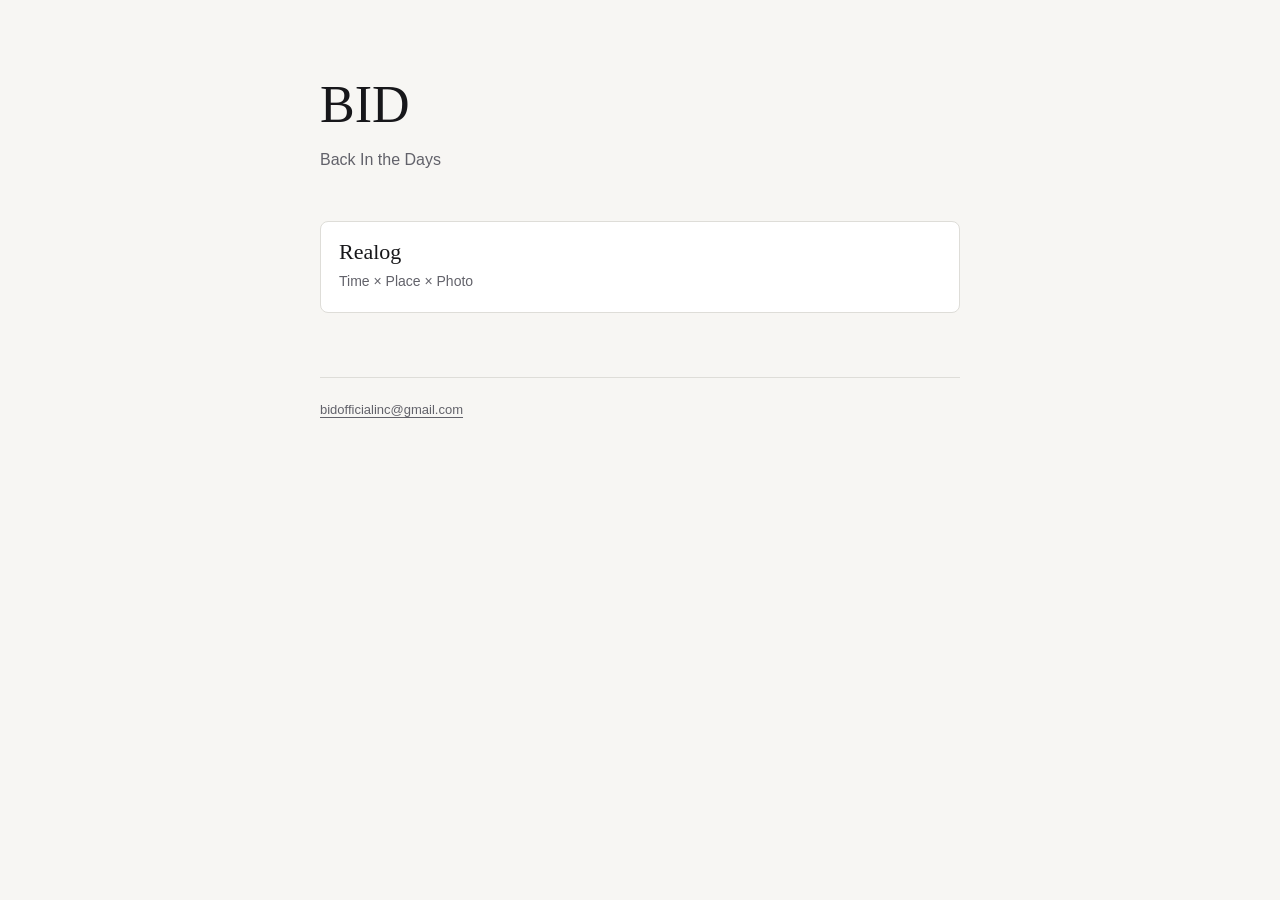
<file: index.html>
<!doctype html>
<html lang="en">
<head>
<meta charset="utf-8">
<meta name="viewport" content="width=device-width, initial-scale=1">
<title>BID</title>
<meta name="description" content="BID makes apps for iPhone.">
<link rel="stylesheet" href="assets/site.css">
</head>
<body>
<div class="page">
  <main>
    <section class="hero">
      <h1>BID</h1>
      <p>Back In the Days</p>
    </section>
    <ul class="apps">
      <li>
        <a href="realog/">
          <strong>Realog</strong>
          <span>Time × Place × Photo</span>
        </a>
      </li>
    </ul>
  </main>
  <footer class="foot">
    <a href="mailto:bidofficialinc@gmail.com">bidofficialinc@gmail.com</a>
  </footer>
</div>
</body>
</html>
</file>
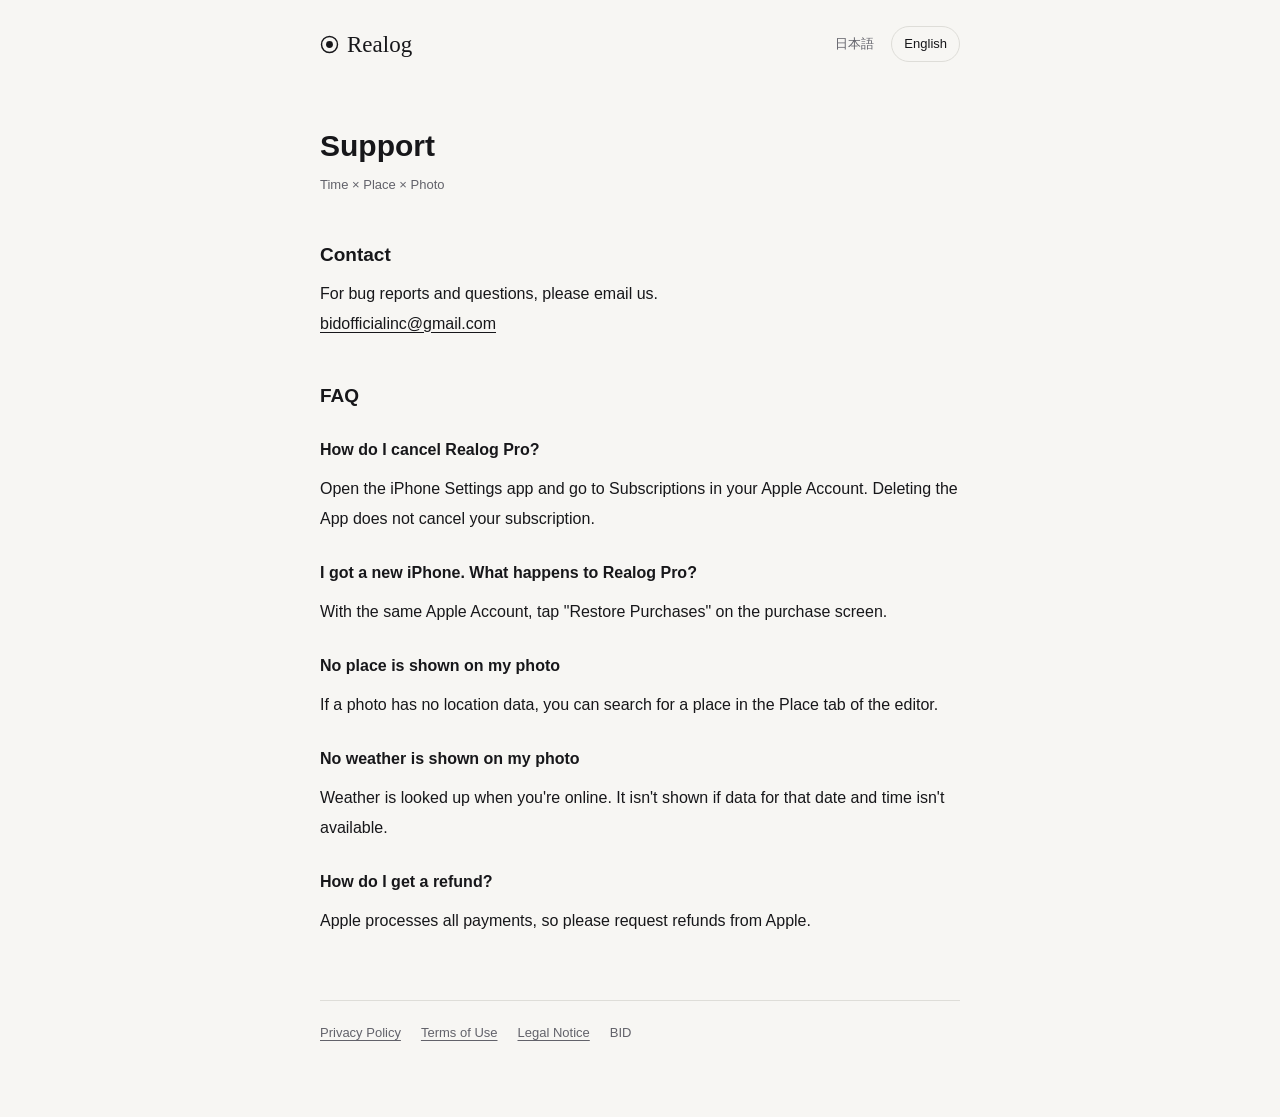
<file: realog/index.html>
<!doctype html>
<html lang="ja" data-title-ja="サポート | Realog" data-title-en="Support | Realog">
<head>
<meta charset="utf-8">
<meta name="viewport" content="width=device-width, initial-scale=1">
<title>Support | Realog</title>
<meta name="description" content="Realog support.">
<link rel="stylesheet" href="../assets/site.css">
<script src="../assets/lang.js"></script>
</head>
<body>
<div class="page">
  <header class="top">
    <a class="wordmark" href="./">
      <svg viewBox="0 0 20 20" aria-hidden="true"><circle cx="10" cy="10" r="8.4" fill="none" stroke="currentColor" stroke-width="1.5"/><circle cx="10" cy="10" r="3.6" fill="currentColor"/></svg>
      Realog
    </a>
    <div class="lang">
      <button type="button" data-set="ja" aria-pressed="false">日本語</button>
      <button type="button" data-set="en" aria-pressed="false">English</button>
    </div>
  </header>

  <main>
    <article data-l="ja" lang="ja">
      <h1>サポート</h1>
      <p class="date">時間 × 場所 × 写真</p>

      <h2>お問い合わせ</h2>
      <p>不具合やご質問は、メールでお知らせください。<br><a href="mailto:bidofficialinc@gmail.com">bidofficialinc@gmail.com</a></p>

      <h2>よくある質問</h2>
      <h3>Realog Pro を解約するには</h3>
      <p>iPhone の「設定」の Apple アカウントにある「サブスクリプション」から解約できます。アプリを削除しただけでは解約になりません。</p>
      <h3>機種変更をしたら Realog Pro はどうなりますか</h3>
      <p>同じ Apple アカウントなら、購入画面の「購入を復元」で使えるようになります。</p>
      <h3>場所が表示されません</h3>
      <p>写真に位置情報がないときは、編集画面の「場所」タブで場所を検索して設定できます。</p>
      <h3>天気が表示されません</h3>
      <p>天気は通信できるときに調べ、その日時の情報を取れないときは表示されません。</p>
      <h3>返金について</h3>
      <p>支払いは Apple が処理するので、返金は Apple に申し込んでください。</p>
    </article>

    <article data-l="en" lang="en">
      <h1>Support</h1>
      <p class="date">Time × Place × Photo</p>

      <h2>Contact</h2>
      <p>For bug reports and questions, please email us.<br><a href="mailto:bidofficialinc@gmail.com">bidofficialinc@gmail.com</a></p>

      <h2>FAQ</h2>
      <h3>How do I cancel Realog Pro?</h3>
      <p>Open the iPhone Settings app and go to Subscriptions in your Apple Account. Deleting the App does not cancel your subscription.</p>
      <h3>I got a new iPhone. What happens to Realog Pro?</h3>
      <p>With the same Apple Account, tap "Restore Purchases" on the purchase screen.</p>
      <h3>No place is shown on my photo</h3>
      <p>If a photo has no location data, you can search for a place in the Place tab of the editor.</p>
      <h3>No weather is shown on my photo</h3>
      <p>Weather is looked up when you're online. It isn't shown if data for that date and time isn't available.</p>
      <h3>How do I get a refund?</h3>
      <p>Apple processes all payments, so please request refunds from Apple.</p>
    </article>
  </main>

  <footer class="foot">
    <a href="privacy/"><span data-l="ja">プライバシーポリシー</span><span data-l="en">Privacy Policy</span></a>
    <a href="terms/"><span data-l="ja">利用規約</span><span data-l="en">Terms of Use</span></a>
    <a href="legal/"><span data-l="ja">特定商取引法に基づく表記</span><span data-l="en">Legal Notice</span></a>
    <span>BID</span>
  </footer>
</div>
</body>
</html>
</file>
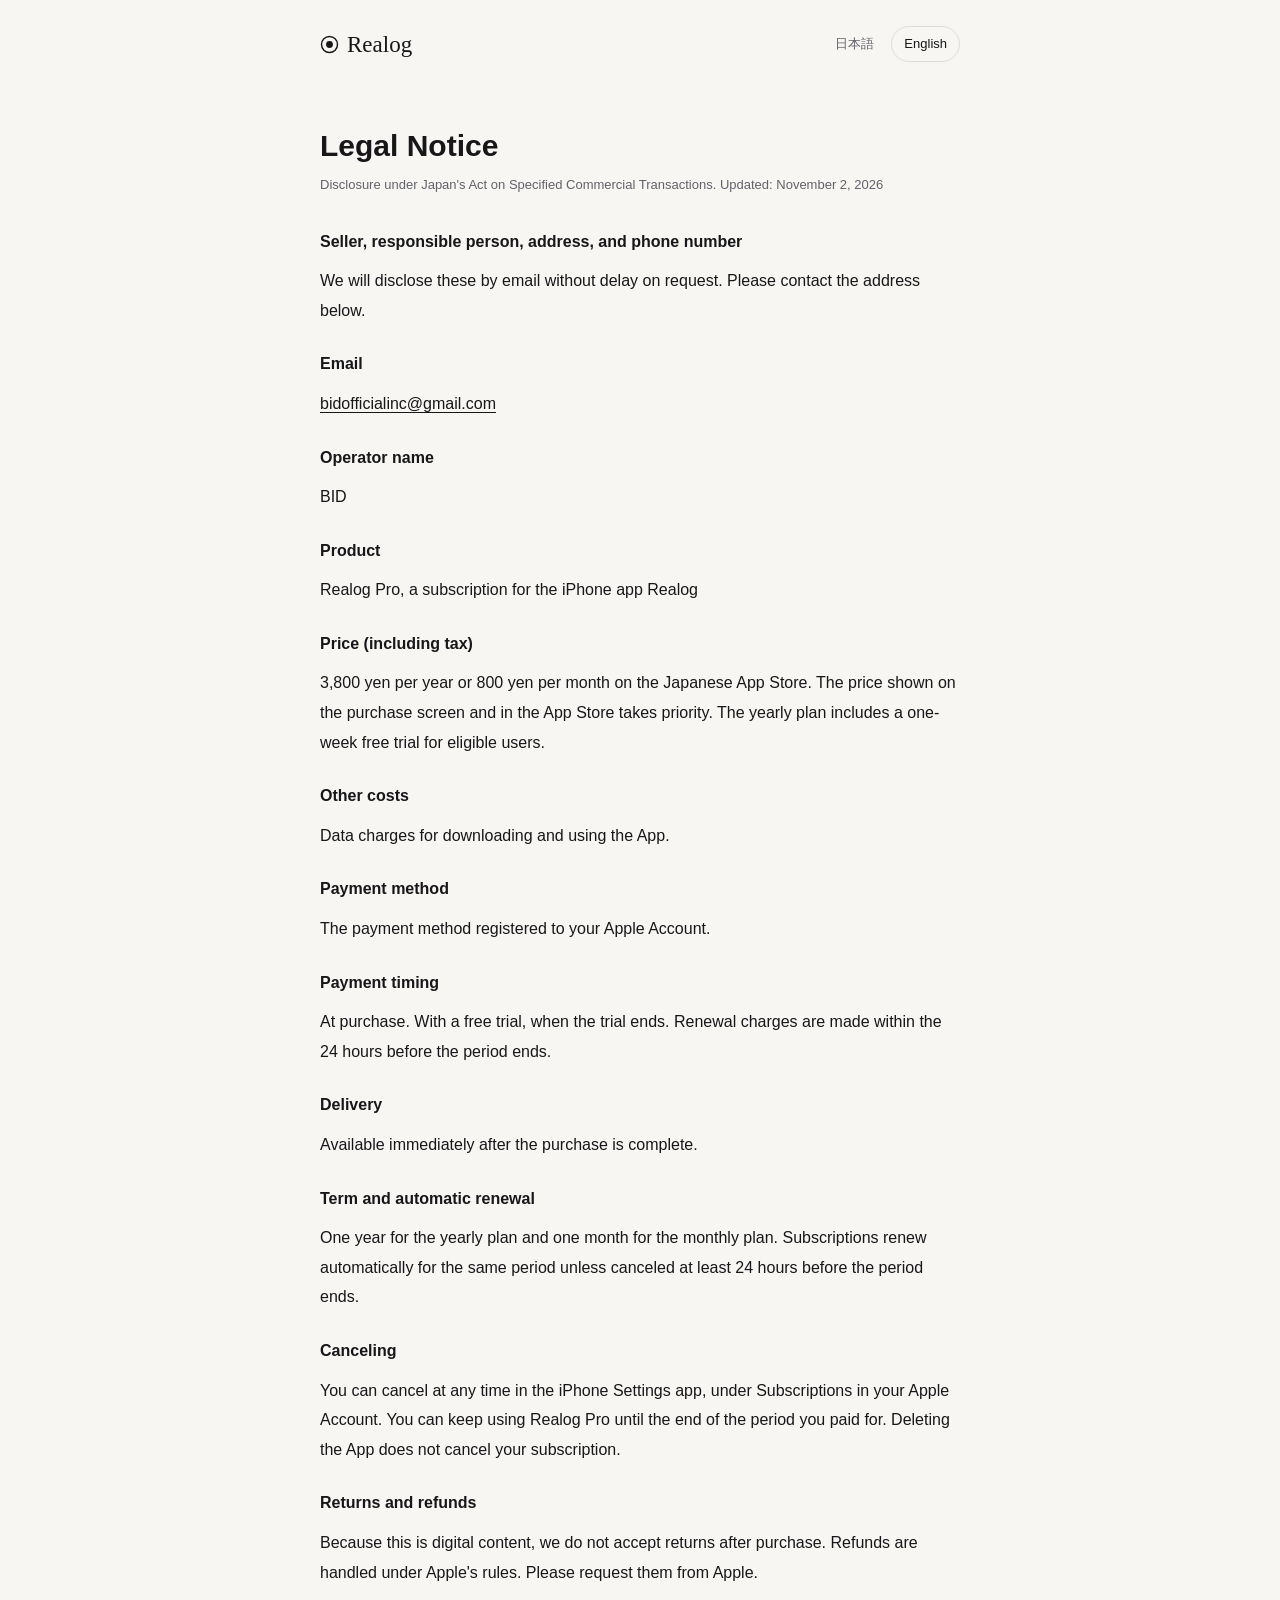
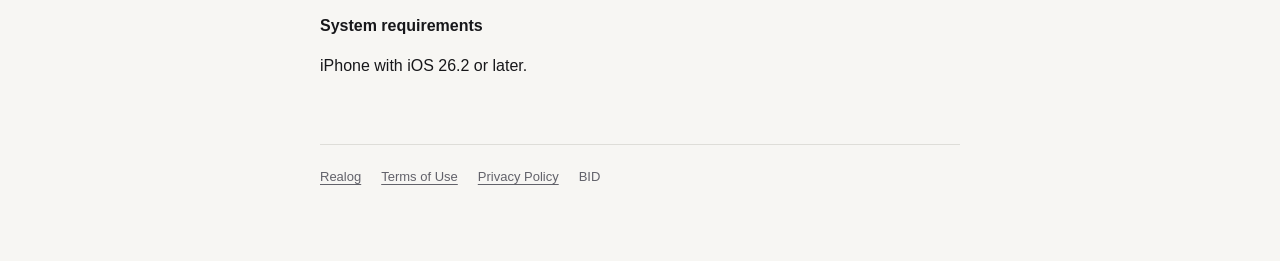
<file: realog/legal/index.html>
<!doctype html>
<html lang="ja" data-title-ja="特定商取引法に基づく表記 | Realog" data-title-en="Legal Notice | Realog">
<head>
<meta charset="utf-8">
<meta name="viewport" content="width=device-width, initial-scale=1">
<title>Legal Notice | Realog</title>
<meta name="description" content="Realog legal notice under the Act on Specified Commercial Transactions.">
<link rel="stylesheet" href="../../assets/site.css">
<script src="../../assets/lang.js"></script>
</head>
<body>
<div class="page">
  <header class="top">
    <a class="wordmark" href="../">
      <svg viewBox="0 0 20 20" aria-hidden="true"><circle cx="10" cy="10" r="8.4" fill="none" stroke="currentColor" stroke-width="1.5"/><circle cx="10" cy="10" r="3.6" fill="currentColor"/></svg>
      Realog
    </a>
    <div class="lang">
      <button type="button" data-set="ja" aria-pressed="false">日本語</button>
      <button type="button" data-set="en" aria-pressed="false">English</button>
    </div>
  </header>

  <main>
    <article data-l="ja" lang="ja">
      <h1>特定商取引法に基づく表記</h1>
      <p class="date">最終更新日：2026年11月2日</p>

      <h3>販売業者・運営責任者・所在地・電話番号</h3>
      <p>ご請求があれば、電子メールにより遅滞なく開示します。下のメールアドレスにご連絡ください。</p>

      <h3>メールアドレス</h3>
      <p><a href="mailto:bidofficialinc@gmail.com">bidofficialinc@gmail.com</a></p>

      <h3>運営者の名称</h3>
      <p>BID</p>

      <h3>商品</h3>
      <p>iPhone アプリ Realog のサブスクリプション「Realog Pro」</p>

      <h3>販売価格（税込）</h3>
      <p>年額 3,800円、月額 800円（日本の App Store の場合）。購入画面と App Store に表示された金額が優先します。年額プランには、対象の方に1週間の無料体験があります。</p>

      <h3>商品代金以外に必要な費用</h3>
      <p>本アプリのダウンロードや利用にかかる通信料。</p>

      <h3>支払方法</h3>
      <p>Apple アカウントに登録された支払方法。</p>

      <h3>支払時期</h3>
      <p>購入の手続きのとき。無料体験を使う場合は、無料体験の終了時。自動更新の料金は、期間が終わる前の24時間以内。</p>

      <h3>提供時期</h3>
      <p>購入の手続きが完了したあと、すぐに使えます。</p>

      <h3>契約期間と自動更新</h3>
      <p>年額プランは1年、月額プランは1か月です。期間が終わる24時間前までに解約しない限り、同じ期間で自動で更新されます。</p>

      <h3>解約</h3>
      <p>iPhone の「設定」の Apple アカウントにある「サブスクリプション」から、いつでも解約できます。解約しても、支払い済みの期間の終わりまでは使えます。アプリを削除しただけでは解約になりません。</p>

      <h3>返品・返金</h3>
      <p>デジタルコンテンツの性質上、購入後の返品はお受けしていません。返金は Apple の規定に従い、Apple に申し込んでください。</p>

      <h3>動作環境</h3>
      <p>iOS 26.2 以上の iPhone。</p>
    </article>

    <article data-l="en" lang="en">
      <h1>Legal Notice</h1>
      <p class="date">Disclosure under Japan's Act on Specified Commercial Transactions. Updated: November 2, 2026</p>

      <h3>Seller, responsible person, address, and phone number</h3>
      <p>We will disclose these by email without delay on request. Please contact the address below.</p>

      <h3>Email</h3>
      <p><a href="mailto:bidofficialinc@gmail.com">bidofficialinc@gmail.com</a></p>

      <h3>Operator name</h3>
      <p>BID</p>

      <h3>Product</h3>
      <p>Realog Pro, a subscription for the iPhone app Realog</p>

      <h3>Price (including tax)</h3>
      <p>3,800 yen per year or 800 yen per month on the Japanese App Store. The price shown on the purchase screen and in the App Store takes priority. The yearly plan includes a one-week free trial for eligible users.</p>

      <h3>Other costs</h3>
      <p>Data charges for downloading and using the App.</p>

      <h3>Payment method</h3>
      <p>The payment method registered to your Apple Account.</p>

      <h3>Payment timing</h3>
      <p>At purchase. With a free trial, when the trial ends. Renewal charges are made within the 24 hours before the period ends.</p>

      <h3>Delivery</h3>
      <p>Available immediately after the purchase is complete.</p>

      <h3>Term and automatic renewal</h3>
      <p>One year for the yearly plan and one month for the monthly plan. Subscriptions renew automatically for the same period unless canceled at least 24 hours before the period ends.</p>

      <h3>Canceling</h3>
      <p>You can cancel at any time in the iPhone Settings app, under Subscriptions in your Apple Account. You can keep using Realog Pro until the end of the period you paid for. Deleting the App does not cancel your subscription.</p>

      <h3>Returns and refunds</h3>
      <p>Because this is digital content, we do not accept returns after purchase. Refunds are handled under Apple's rules. Please request them from Apple.</p>

      <h3>System requirements</h3>
      <p>iPhone with iOS 26.2 or later.</p>
    </article>
  </main>

  <footer class="foot">
    <a href="../">Realog</a>
    <a href="../terms/"><span data-l="ja">利用規約</span><span data-l="en">Terms of Use</span></a>
    <a href="../privacy/"><span data-l="ja">プライバシーポリシー</span><span data-l="en">Privacy Policy</span></a>
    <span>BID</span>
  </footer>
</div>
</body>
</html>
</file>
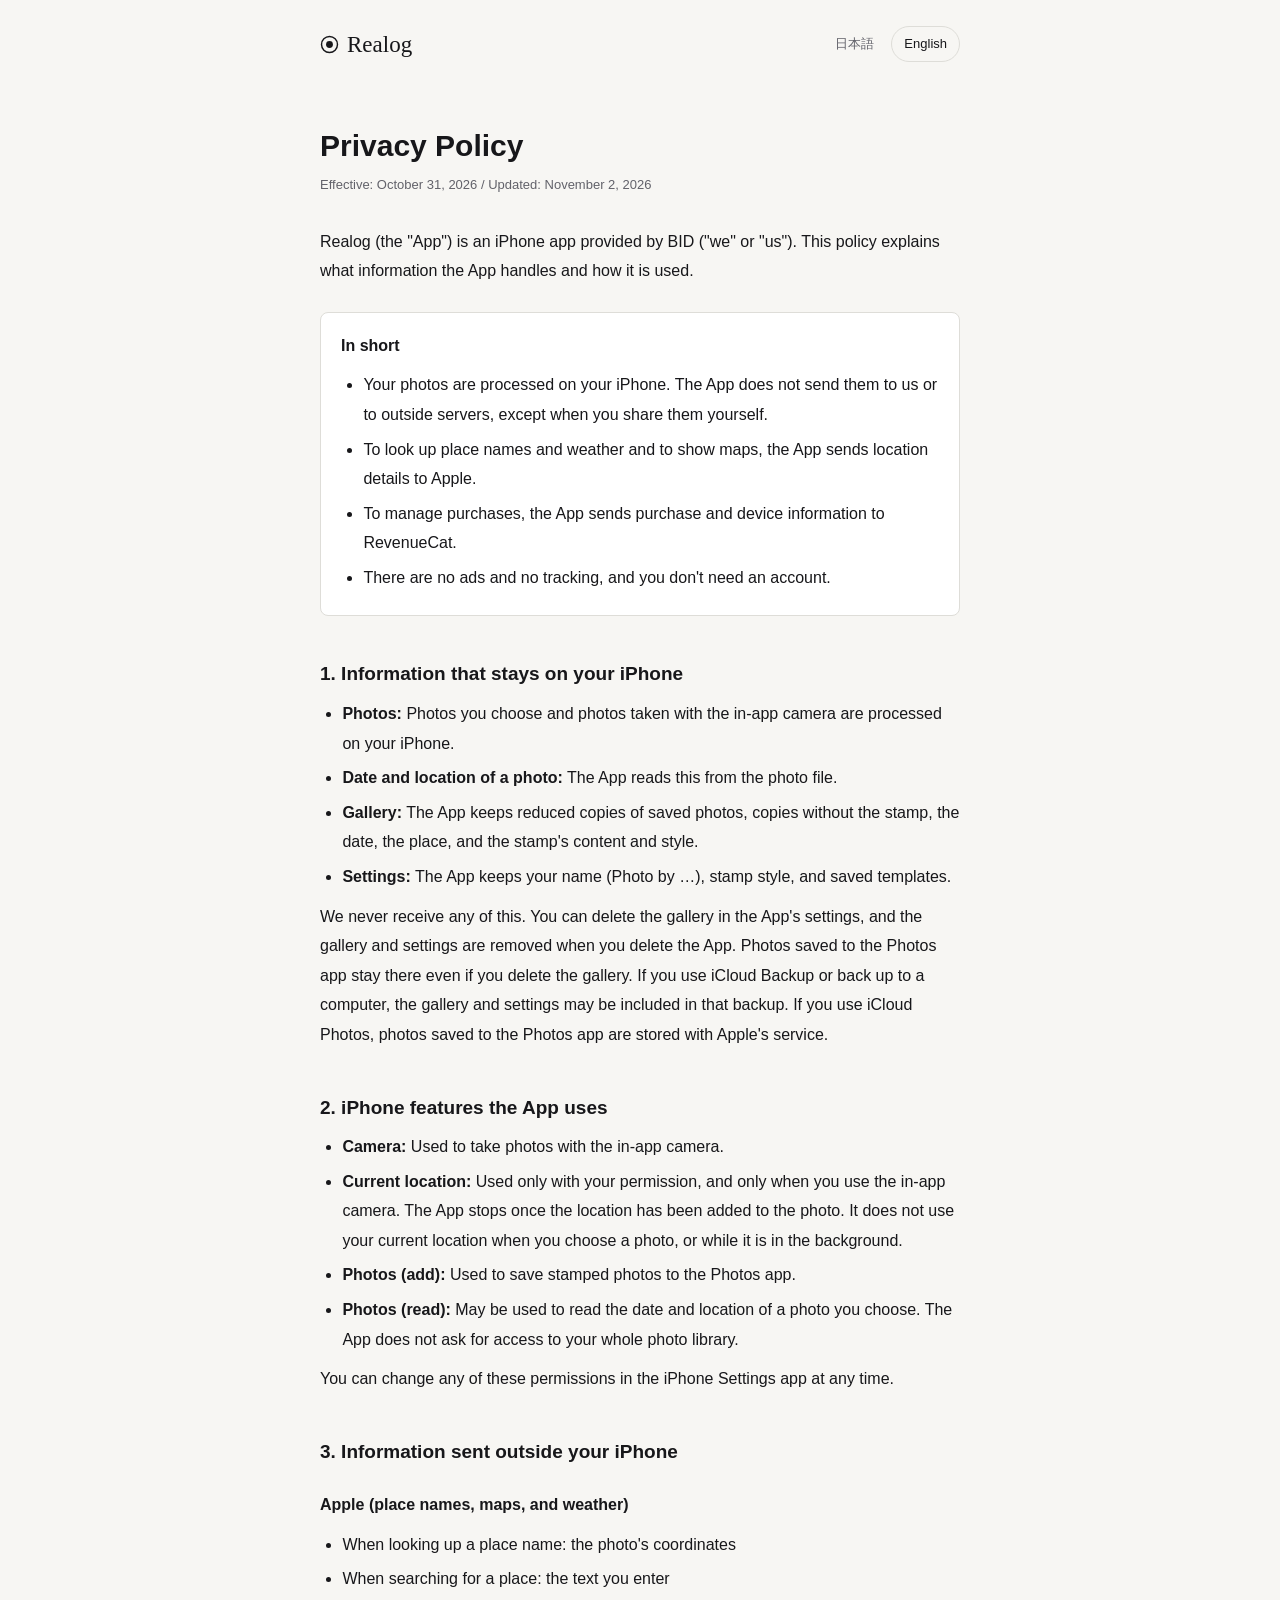
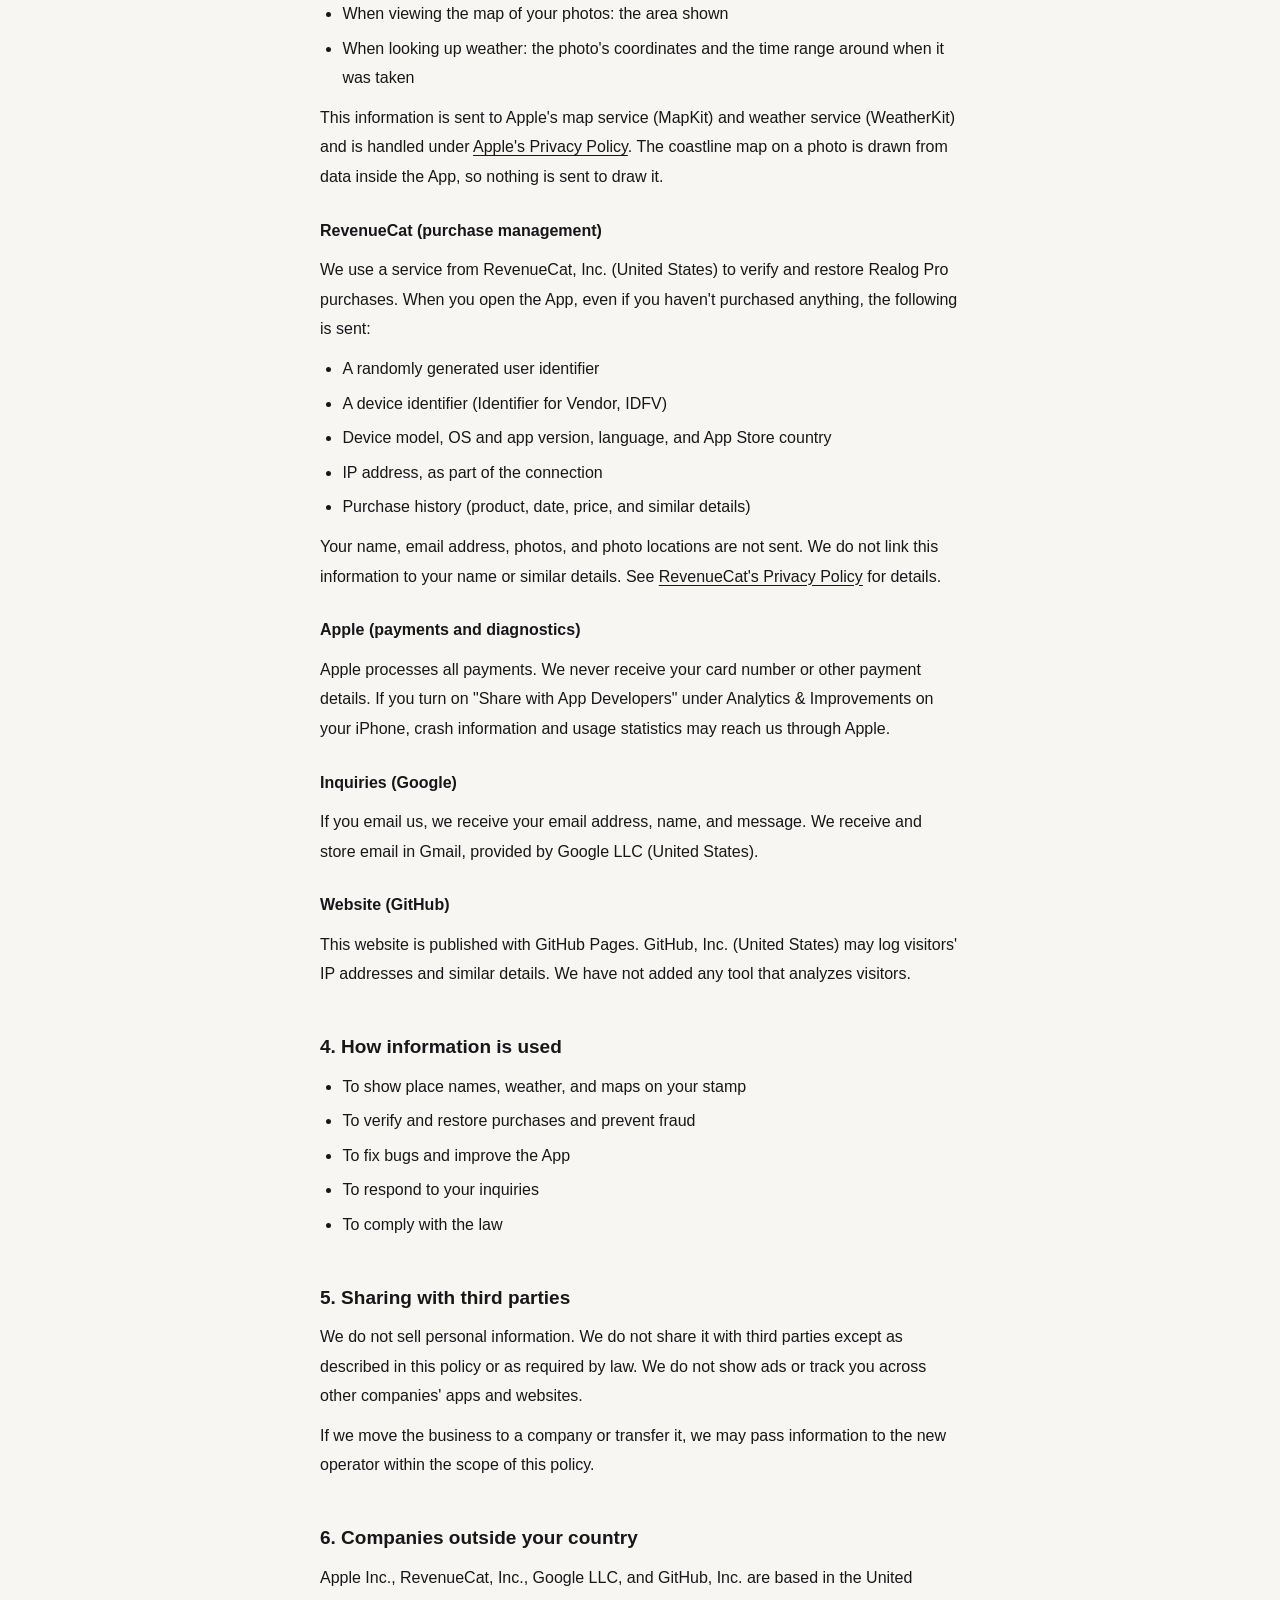
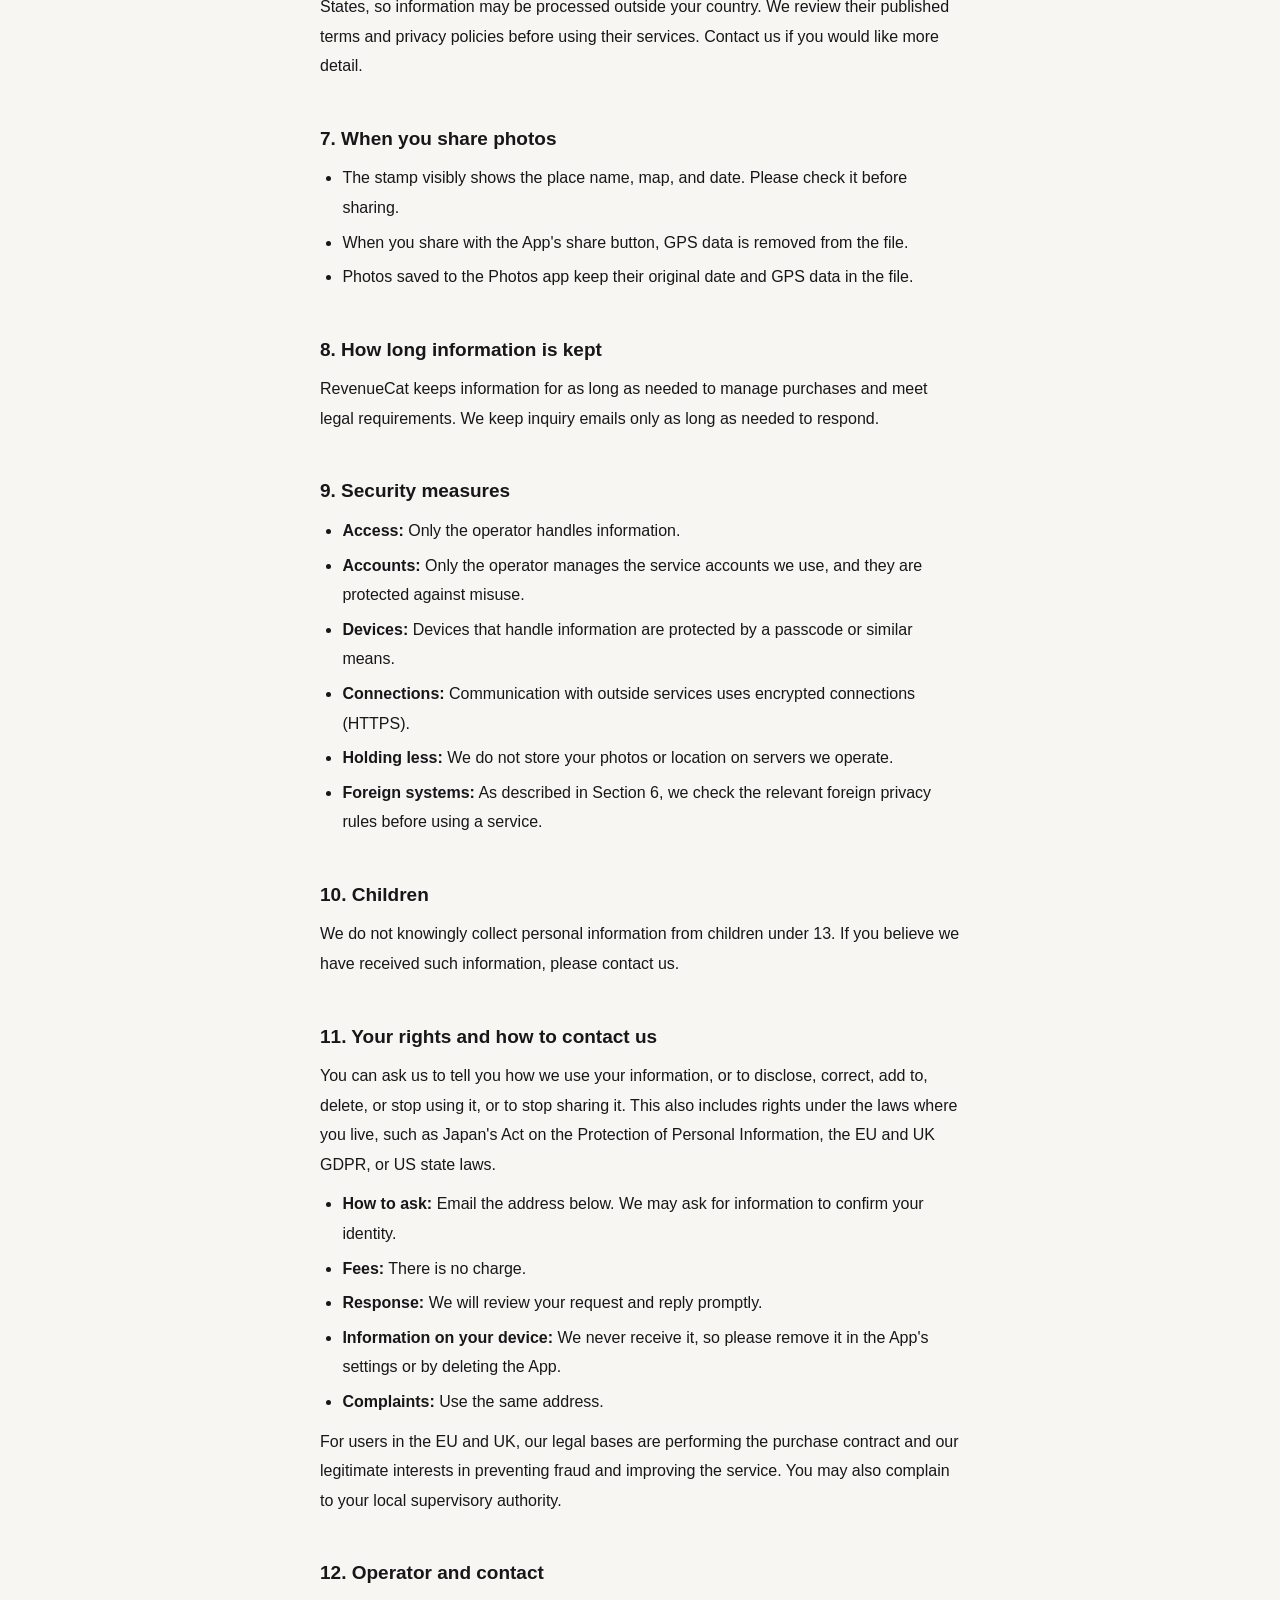
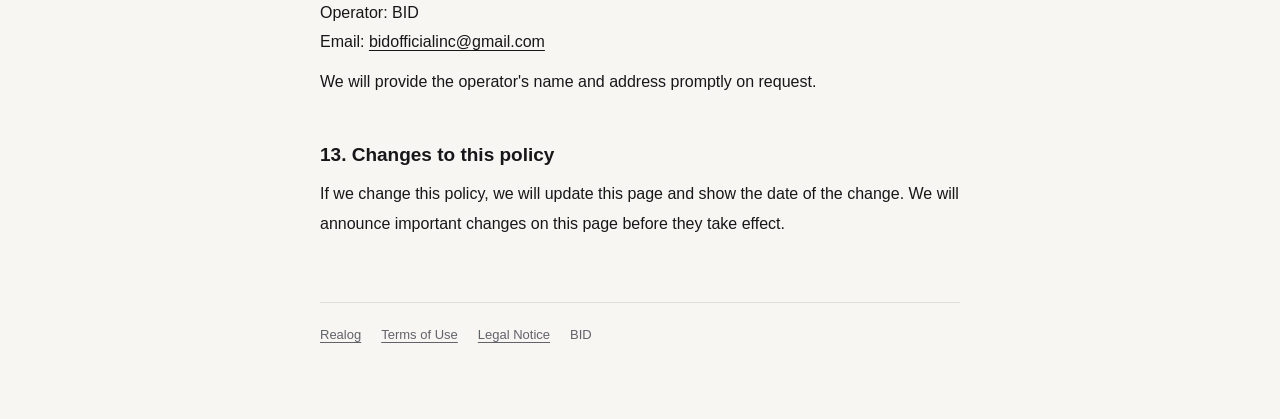
<file: realog/privacy/index.html>
<!doctype html>
<html lang="ja" data-title-ja="プライバシーポリシー | Realog" data-title-en="Privacy Policy | Realog">
<head>
<meta charset="utf-8">
<meta name="viewport" content="width=device-width, initial-scale=1">
<title>Privacy Policy | Realog</title>
<meta name="description" content="Realog privacy policy.">
<link rel="stylesheet" href="../../assets/site.css">
<script src="../../assets/lang.js"></script>
</head>
<body>
<div class="page">
  <header class="top">
    <a class="wordmark" href="../">
      <svg viewBox="0 0 20 20" aria-hidden="true"><circle cx="10" cy="10" r="8.4" fill="none" stroke="currentColor" stroke-width="1.5"/><circle cx="10" cy="10" r="3.6" fill="currentColor"/></svg>
      Realog
    </a>
    <div class="lang">
      <button type="button" data-set="ja" aria-pressed="false">日本語</button>
      <button type="button" data-set="en" aria-pressed="false">English</button>
    </div>
  </header>

  <main>
    <article data-l="ja" lang="ja">
      <h1>プライバシーポリシー</h1>
      <p class="date">制定日：2026年10月31日／改定日：2026年11月2日</p>

      <p>Realog（以下「本アプリ」）は、BID（以下「私たち」）が提供する iPhone アプリです。このポリシーでは、本アプリが扱う情報と、その使い方を説明します。</p>

      <div class="summary">
        <p>要点</p>
        <ul>
          <li>写真は iPhone の中で処理します。本アプリが写真を私たちや外部のサーバーに送ることはありません。ご自身で共有するときを除きます。</li>
          <li>地名と天気を調べるときと、地図を表示するときに、場所などの情報を Apple に送ります。</li>
          <li>購入の管理のために、購入の情報などを RevenueCat に送ります。</li>
          <li>広告と、行動を追跡する仕組みは使っていません。アカウントの登録もいりません。</li>
        </ul>
      </div>

      <h2>1. iPhone の中だけで扱う情報</h2>
      <ul>
        <li><strong>写真：</strong>選んだ写真と、アプリ内カメラで撮った写真を、iPhone の中で処理します。</li>
        <li><strong>撮影日時と撮影場所：</strong>写真のファイルに記録された情報を読み取ります。</li>
        <li><strong>ギャラリー：</strong>保存した写真の縮小版、スタンプのない写真、撮影日時、場所、スタンプの内容と見た目を、アプリの中に残します。</li>
        <li><strong>設定：</strong>名前（Photo by …）、スタンプの見た目、マイテンプレートなどを、アプリの中に残します。</li>
      </ul>
      <p>これらを私たちが受け取ることはありません。ギャラリーはアプリの設定から削除でき、ギャラリーと設定はアプリを削除すると消えます。写真アプリに保存した写真は、ギャラリーを削除しても残ります。iCloud バックアップやパソコンへのバックアップを使っている場合は、ギャラリーと設定がそのバックアップに含まれることがあります。写真アプリに保存した写真は、iCloud 写真を使っている場合、Apple のサービスに保存されます。</p>

      <h2>2. 利用する iPhone の機能</h2>
      <ul>
        <li><strong>カメラ：</strong>アプリ内カメラで写真を撮るときに使います。</li>
        <li><strong>現在地：</strong>アプリ内カメラで撮るときだけ、許可をいただいたうえで取得します。撮った写真に場所を記録し終えると、取得を止めます。写真を選ぶときと、アプリがバックグラウンドにあるときは取得しません。</li>
        <li><strong>写真（追加）：</strong>スタンプを付けた写真を、写真アプリに保存するときに使います。</li>
        <li><strong>写真（読み取り）：</strong>選んだ写真の撮影日時と撮影場所を読み取るために使うことがあります。本アプリから写真全体へのアクセスの許可を求めることはありません。</li>
      </ul>
      <p>どの許可も、iPhone の「設定」からいつでも変更できます。</p>

      <h2>3. 外部に送る情報</h2>
      <h3>Apple（地名・地図・天気）</h3>
      <ul>
        <li>地名を調べるとき：写真の場所の座標</li>
        <li>場所を検索するとき：入力した文字</li>
        <li>撮った場所の地図を見るとき：表示する範囲</li>
        <li>天気を調べるとき：写真の場所の座標と撮影日時の前後の時間</li>
      </ul>
      <p>これらは、Apple の地図サービス（MapKit）と天気サービス（WeatherKit）に送られ、<a href="https://www.apple.com/legal/privacy/">Apple のプライバシーポリシー</a>に従って扱われます。写真に重ねる海岸線の地図は、アプリの中のデータから描くので、そのための情報は外部に送りません。</p>

      <h3>RevenueCat（購入の管理）</h3>
      <p>Realog Pro の購入の確認と復元のために、RevenueCat, Inc.（アメリカ合衆国）のサービスを使っています。本アプリを開くと、購入していない場合でも、次の情報が送られます。</p>
      <ul>
        <li>ランダムに作られた利用者の識別子</li>
        <li>端末の識別子（ベンダー識別子：IDFV）</li>
        <li>端末の機種、OS とアプリのバージョン、言語、App Store の国</li>
        <li>通信に伴う IP アドレス</li>
        <li>購入の履歴（商品、購入日、価格など）</li>
      </ul>
      <p>名前、メールアドレス、写真、写真の場所は送りません。私たちは、これらの情報を氏名などと結び付けません。詳しくは <a href="https://www.revenuecat.com/privacy/">RevenueCat のプライバシーポリシー</a>をご覧ください。</p>

      <h3>Apple（支払いと診断）</h3>
      <p>支払いは Apple が処理します。カード番号などの支払いの情報を、私たちが受け取ることはありません。iPhone の「解析と改善」で「App デベロッパと共有」をオンにしている場合は、クラッシュの情報や利用の統計が Apple を通じて私たちに届くことがあります。</p>

      <h3>お問い合わせ（Google）</h3>
      <p>メールでお問い合わせをいただくと、メールアドレス、お名前、ご連絡の内容を私たちが受け取ります。メールは Google LLC（アメリカ合衆国）の Gmail で受信し、保存します。</p>

      <h3>ウェブサイト（GitHub）</h3>
      <p>このページなどのウェブサイトは GitHub Pages で公開しています。GitHub, Inc.（アメリカ合衆国）が、閲覧者の IP アドレスなどを記録することがあります。私たちが閲覧者を分析する仕組みは入れていません。</p>

      <h2>4. 情報を使う目的</h2>
      <ul>
        <li>スタンプの地名と天気、地図を表示するため</li>
        <li>購入の確認、復元、不正の防止のため</li>
        <li>不具合の修正と本アプリの改善のため</li>
        <li>お問い合わせに対応するため</li>
        <li>法令に基づく対応のため</li>
      </ul>

      <h2>5. 第三者への提供</h2>
      <p>個人情報を販売することはありません。このポリシーに書いた場合と、法令に基づく場合を除き、第三者に提供しません。広告の配信と、他社のアプリやウェブサイトをまたいだ行動の追跡はしていません。</p>
      <p>事業を法人に移すときや譲渡するときは、引き継ぐ先に、このポリシーの範囲で情報を引き継ぐことがあります。</p>

      <h2>6. 外国にある事業者の利用</h2>
      <p>私たちが利用する Apple Inc.、RevenueCat, Inc.、Google LLC、GitHub, Inc. は、アメリカ合衆国の事業者です。アメリカ合衆国の個人情報の保護の制度については、<a href="https://www.ppc.go.jp/personalinfo/legal/kaiseihogohou/">個人情報保護委員会のウェブサイト</a>で確かめられます。私たちは、各社の公開している規約とプライバシーポリシーを確認したうえで利用しています。詳しい内容は、お問い合わせ先にお求めいただければお知らせします。</p>

      <h2>7. 写真を共有するときのご注意</h2>
      <ul>
        <li>スタンプには、場所の名前、地図、日時が見える形で入ります。共有する前に、内容を確かめてください。</li>
        <li>本アプリの共有ボタンから共有するときは、ファイルの GPS の情報を外します。</li>
        <li>写真アプリに保存した写真のファイルには、元の撮影日時と GPS の情報が残ります。</li>
      </ul>

      <h2>8. 保存する期間</h2>
      <p>RevenueCat の情報は、購入の管理と法令で必要な期間、保存されます。お問い合わせのメールは、対応に必要な期間だけ保存します。</p>

      <h2>9. 安全管理のための措置</h2>
      <ul>
        <li><strong>管理する人：</strong>情報を扱うのは運営者だけです。</li>
        <li><strong>アカウントの保護：</strong>利用するサービスのアカウントは運営者だけが管理し、不正に使われないよう保護します。</li>
        <li><strong>端末の保護：</strong>情報を扱う端末は、パスワードなどで保護します。</li>
        <li><strong>通信の保護：</strong>外部との通信には暗号化された接続（HTTPS）を使います。</li>
        <li><strong>持たない工夫：</strong>私たちが管理するサーバーに、利用者の写真や位置情報を保存しません。</li>
        <li><strong>外国の制度の確認：</strong>第6章のとおり、外国の個人情報の保護の制度を確認したうえで、サービスを利用します。</li>
      </ul>

      <h2>10. お子さまの情報</h2>
      <p>13歳未満のお子さまの個人情報を、意図して集めることはありません。お子さまの情報を受け取ったと思われる場合は、お問い合わせ先までご連絡ください。</p>

      <h2>11. 開示などの請求と相談の窓口</h2>
      <p>私たちが保有するご自身の情報について、利用目的の通知、開示、訂正、追加、削除、利用の停止、第三者提供の停止などを求めることができます。お住まいの地域の法令（日本の個人情報保護法、EU・英国の GDPR、米国の各州の法律など）で認められる権利も同様です。</p>
      <ul>
        <li><strong>請求の方法：</strong>下のお問い合わせ先にメールでご連絡ください。ご本人の確認のために、情報をお願いすることがあります。</li>
        <li><strong>手数料：</strong>かかりません。</li>
        <li><strong>対応：</strong>内容を確認のうえ、遅滞なくお答えします。</li>
        <li><strong>端末の中の情報：</strong>私たちは受け取っていないので、アプリの設定やアプリの削除で消してください。</li>
        <li><strong>苦情や相談：</strong>同じお問い合わせ先で受け付けます。</li>
      </ul>
      <p>私たちが EU・英国の利用者の情報を扱う根拠は、購入の契約の履行と、不正の防止やサービスの改善という正当な利益です。お住まいの地域の監督機関に申し立てることもできます。</p>

      <h2>12. 運営者とお問い合わせ先</h2>
      <p>運営者：BID<br>メール：<a href="mailto:bidofficialinc@gmail.com">bidofficialinc@gmail.com</a></p>
      <p>運営者の氏名と住所は、お問い合わせいただければ遅滞なくお知らせします。</p>

      <h2>13. このポリシーの変更</h2>
      <p>このポリシーを変更するときは、このページを更新し、改定日を記載します。重要な変更は、効力が生じる前にこのページでお知らせします。</p>
    </article>

    <article data-l="en" lang="en">
      <h1>Privacy Policy</h1>
      <p class="date">Effective: October 31, 2026 / Updated: November 2, 2026</p>

      <p>Realog (the "App") is an iPhone app provided by BID ("we" or "us"). This policy explains what information the App handles and how it is used.</p>

      <div class="summary">
        <p>In short</p>
        <ul>
          <li>Your photos are processed on your iPhone. The App does not send them to us or to outside servers, except when you share them yourself.</li>
          <li>To look up place names and weather and to show maps, the App sends location details to Apple.</li>
          <li>To manage purchases, the App sends purchase and device information to RevenueCat.</li>
          <li>There are no ads and no tracking, and you don't need an account.</li>
        </ul>
      </div>

      <h2>1. Information that stays on your iPhone</h2>
      <ul>
        <li><strong>Photos:</strong> Photos you choose and photos taken with the in-app camera are processed on your iPhone.</li>
        <li><strong>Date and location of a photo:</strong> The App reads this from the photo file.</li>
        <li><strong>Gallery:</strong> The App keeps reduced copies of saved photos, copies without the stamp, the date, the place, and the stamp's content and style.</li>
        <li><strong>Settings:</strong> The App keeps your name (Photo by …), stamp style, and saved templates.</li>
      </ul>
      <p>We never receive any of this. You can delete the gallery in the App's settings, and the gallery and settings are removed when you delete the App. Photos saved to the Photos app stay there even if you delete the gallery. If you use iCloud Backup or back up to a computer, the gallery and settings may be included in that backup. If you use iCloud Photos, photos saved to the Photos app are stored with Apple's service.</p>

      <h2>2. iPhone features the App uses</h2>
      <ul>
        <li><strong>Camera:</strong> Used to take photos with the in-app camera.</li>
        <li><strong>Current location:</strong> Used only with your permission, and only when you use the in-app camera. The App stops once the location has been added to the photo. It does not use your current location when you choose a photo, or while it is in the background.</li>
        <li><strong>Photos (add):</strong> Used to save stamped photos to the Photos app.</li>
        <li><strong>Photos (read):</strong> May be used to read the date and location of a photo you choose. The App does not ask for access to your whole photo library.</li>
      </ul>
      <p>You can change any of these permissions in the iPhone Settings app at any time.</p>

      <h2>3. Information sent outside your iPhone</h2>
      <h3>Apple (place names, maps, and weather)</h3>
      <ul>
        <li>When looking up a place name: the photo's coordinates</li>
        <li>When searching for a place: the text you enter</li>
        <li>When viewing the map of your photos: the area shown</li>
        <li>When looking up weather: the photo's coordinates and the time range around when it was taken</li>
      </ul>
      <p>This information is sent to Apple's map service (MapKit) and weather service (WeatherKit) and is handled under <a href="https://www.apple.com/legal/privacy/">Apple's Privacy Policy</a>. The coastline map on a photo is drawn from data inside the App, so nothing is sent to draw it.</p>

      <h3>RevenueCat (purchase management)</h3>
      <p>We use a service from RevenueCat, Inc. (United States) to verify and restore Realog Pro purchases. When you open the App, even if you haven't purchased anything, the following is sent:</p>
      <ul>
        <li>A randomly generated user identifier</li>
        <li>A device identifier (Identifier for Vendor, IDFV)</li>
        <li>Device model, OS and app version, language, and App Store country</li>
        <li>IP address, as part of the connection</li>
        <li>Purchase history (product, date, price, and similar details)</li>
      </ul>
      <p>Your name, email address, photos, and photo locations are not sent. We do not link this information to your name or similar details. See <a href="https://www.revenuecat.com/privacy/">RevenueCat's Privacy Policy</a> for details.</p>

      <h3>Apple (payments and diagnostics)</h3>
      <p>Apple processes all payments. We never receive your card number or other payment details. If you turn on "Share with App Developers" under Analytics &amp; Improvements on your iPhone, crash information and usage statistics may reach us through Apple.</p>

      <h3>Inquiries (Google)</h3>
      <p>If you email us, we receive your email address, name, and message. We receive and store email in Gmail, provided by Google LLC (United States).</p>

      <h3>Website (GitHub)</h3>
      <p>This website is published with GitHub Pages. GitHub, Inc. (United States) may log visitors' IP addresses and similar details. We have not added any tool that analyzes visitors.</p>

      <h2>4. How information is used</h2>
      <ul>
        <li>To show place names, weather, and maps on your stamp</li>
        <li>To verify and restore purchases and prevent fraud</li>
        <li>To fix bugs and improve the App</li>
        <li>To respond to your inquiries</li>
        <li>To comply with the law</li>
      </ul>

      <h2>5. Sharing with third parties</h2>
      <p>We do not sell personal information. We do not share it with third parties except as described in this policy or as required by law. We do not show ads or track you across other companies' apps and websites.</p>
      <p>If we move the business to a company or transfer it, we may pass information to the new operator within the scope of this policy.</p>

      <h2>6. Companies outside your country</h2>
      <p>Apple Inc., RevenueCat, Inc., Google LLC, and GitHub, Inc. are based in the United States, so information may be processed outside your country. We review their published terms and privacy policies before using their services. Contact us if you would like more detail.</p>

      <h2>7. When you share photos</h2>
      <ul>
        <li>The stamp visibly shows the place name, map, and date. Please check it before sharing.</li>
        <li>When you share with the App's share button, GPS data is removed from the file.</li>
        <li>Photos saved to the Photos app keep their original date and GPS data in the file.</li>
      </ul>

      <h2>8. How long information is kept</h2>
      <p>RevenueCat keeps information for as long as needed to manage purchases and meet legal requirements. We keep inquiry emails only as long as needed to respond.</p>

      <h2>9. Security measures</h2>
      <ul>
        <li><strong>Access:</strong> Only the operator handles information.</li>
        <li><strong>Accounts:</strong> Only the operator manages the service accounts we use, and they are protected against misuse.</li>
        <li><strong>Devices:</strong> Devices that handle information are protected by a passcode or similar means.</li>
        <li><strong>Connections:</strong> Communication with outside services uses encrypted connections (HTTPS).</li>
        <li><strong>Holding less:</strong> We do not store your photos or location on servers we operate.</li>
        <li><strong>Foreign systems:</strong> As described in Section 6, we check the relevant foreign privacy rules before using a service.</li>
      </ul>

      <h2>10. Children</h2>
      <p>We do not knowingly collect personal information from children under 13. If you believe we have received such information, please contact us.</p>

      <h2>11. Your rights and how to contact us</h2>
      <p>You can ask us to tell you how we use your information, or to disclose, correct, add to, delete, or stop using it, or to stop sharing it. This also includes rights under the laws where you live, such as Japan's Act on the Protection of Personal Information, the EU and UK GDPR, or US state laws.</p>
      <ul>
        <li><strong>How to ask:</strong> Email the address below. We may ask for information to confirm your identity.</li>
        <li><strong>Fees:</strong> There is no charge.</li>
        <li><strong>Response:</strong> We will review your request and reply promptly.</li>
        <li><strong>Information on your device:</strong> We never receive it, so please remove it in the App's settings or by deleting the App.</li>
        <li><strong>Complaints:</strong> Use the same address.</li>
      </ul>
      <p>For users in the EU and UK, our legal bases are performing the purchase contract and our legitimate interests in preventing fraud and improving the service. You may also complain to your local supervisory authority.</p>

      <h2>12. Operator and contact</h2>
      <p>Operator: BID<br>Email: <a href="mailto:bidofficialinc@gmail.com">bidofficialinc@gmail.com</a></p>
      <p>We will provide the operator's name and address promptly on request.</p>

      <h2>13. Changes to this policy</h2>
      <p>If we change this policy, we will update this page and show the date of the change. We will announce important changes on this page before they take effect.</p>
    </article>
  </main>

  <footer class="foot">
    <a href="../">Realog</a>
    <a href="../terms/"><span data-l="ja">利用規約</span><span data-l="en">Terms of Use</span></a>
    <a href="../legal/"><span data-l="ja">特定商取引法に基づく表記</span><span data-l="en">Legal Notice</span></a>
    <span>BID</span>
  </footer>
</div>
</body>
</html>
</file>
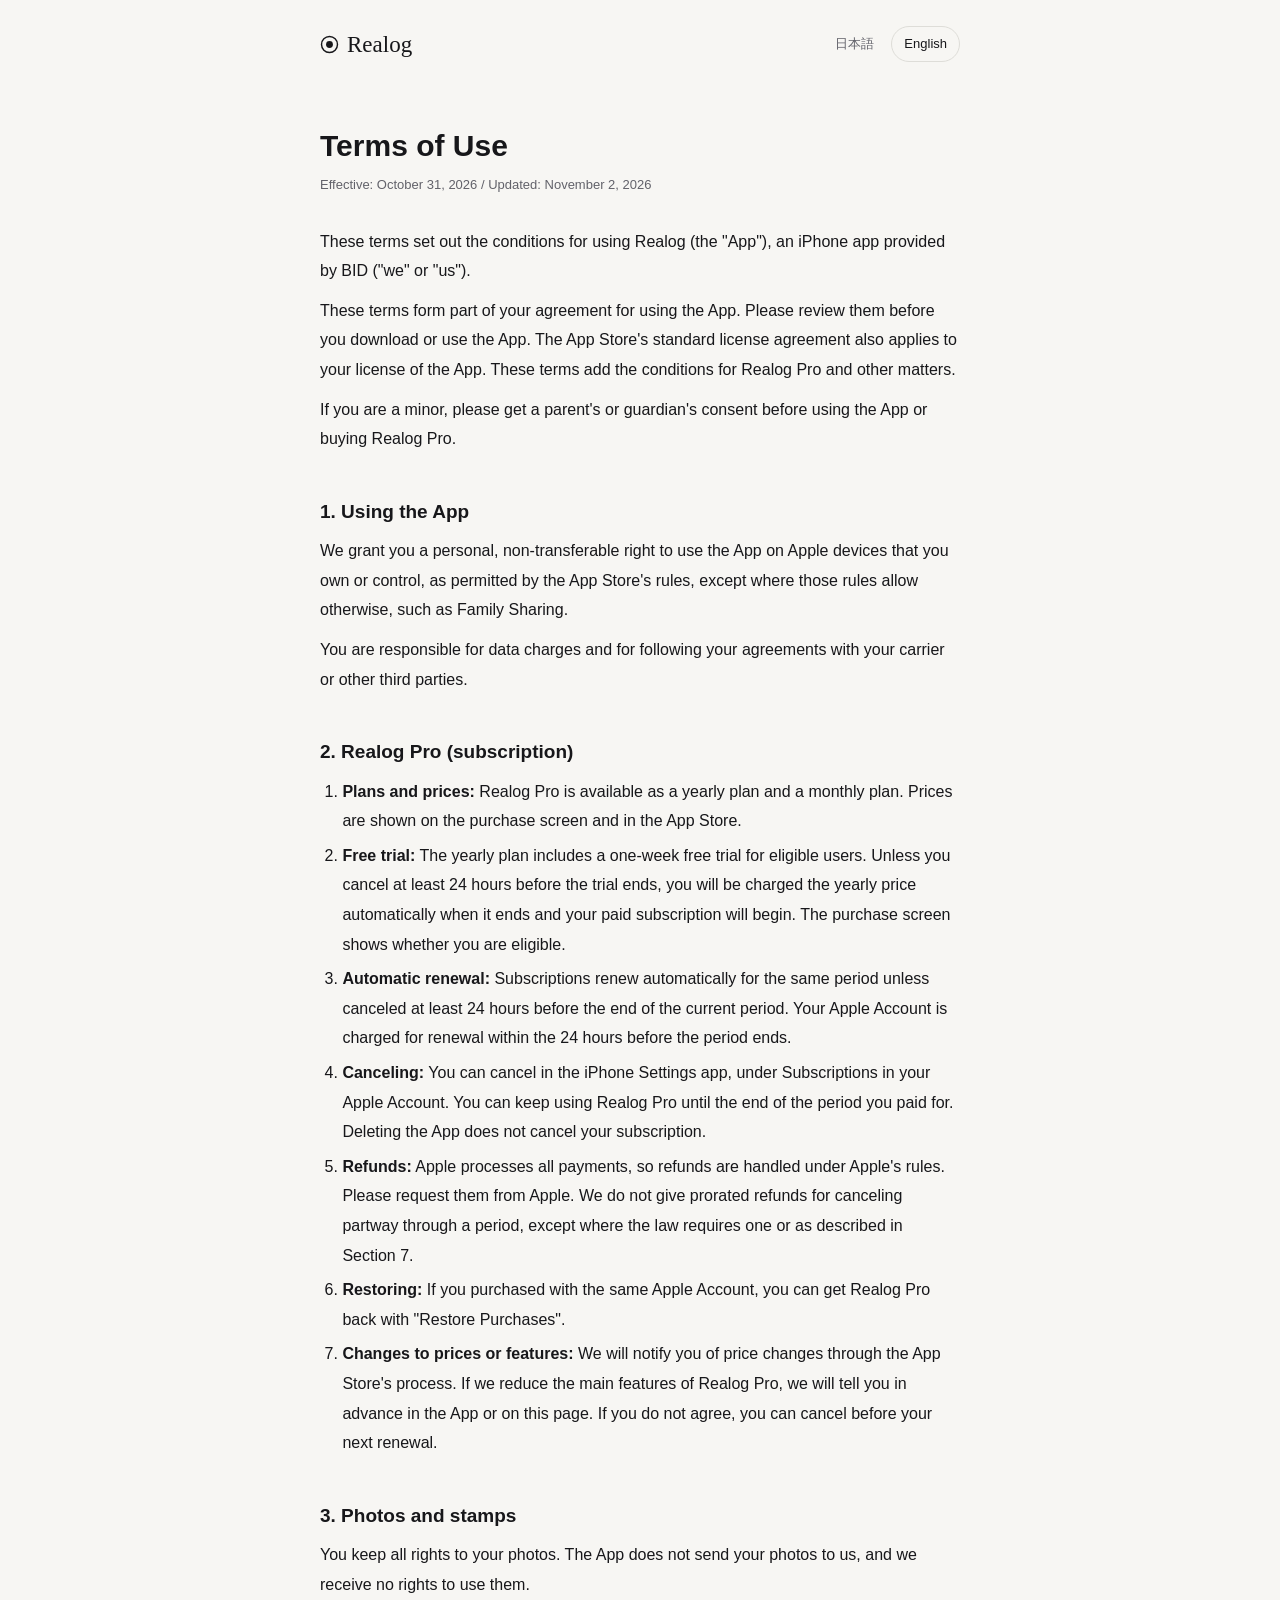
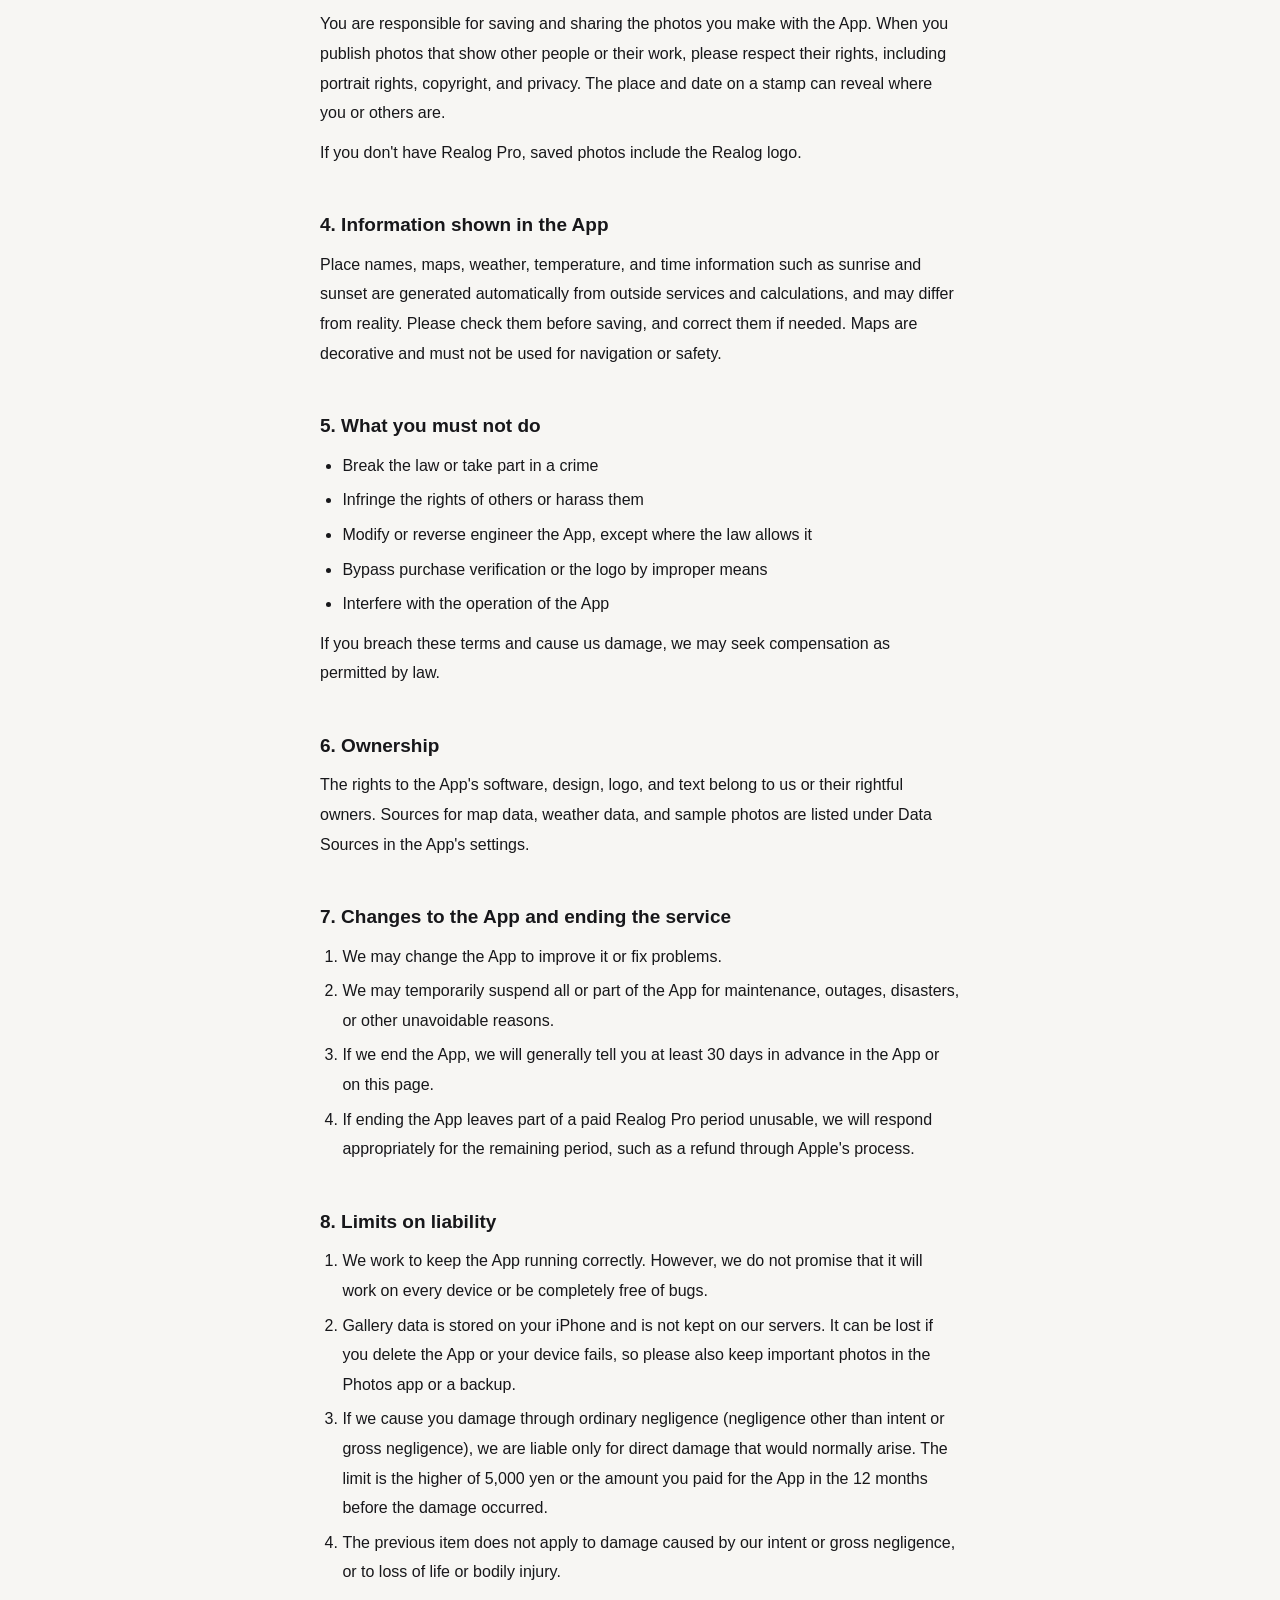
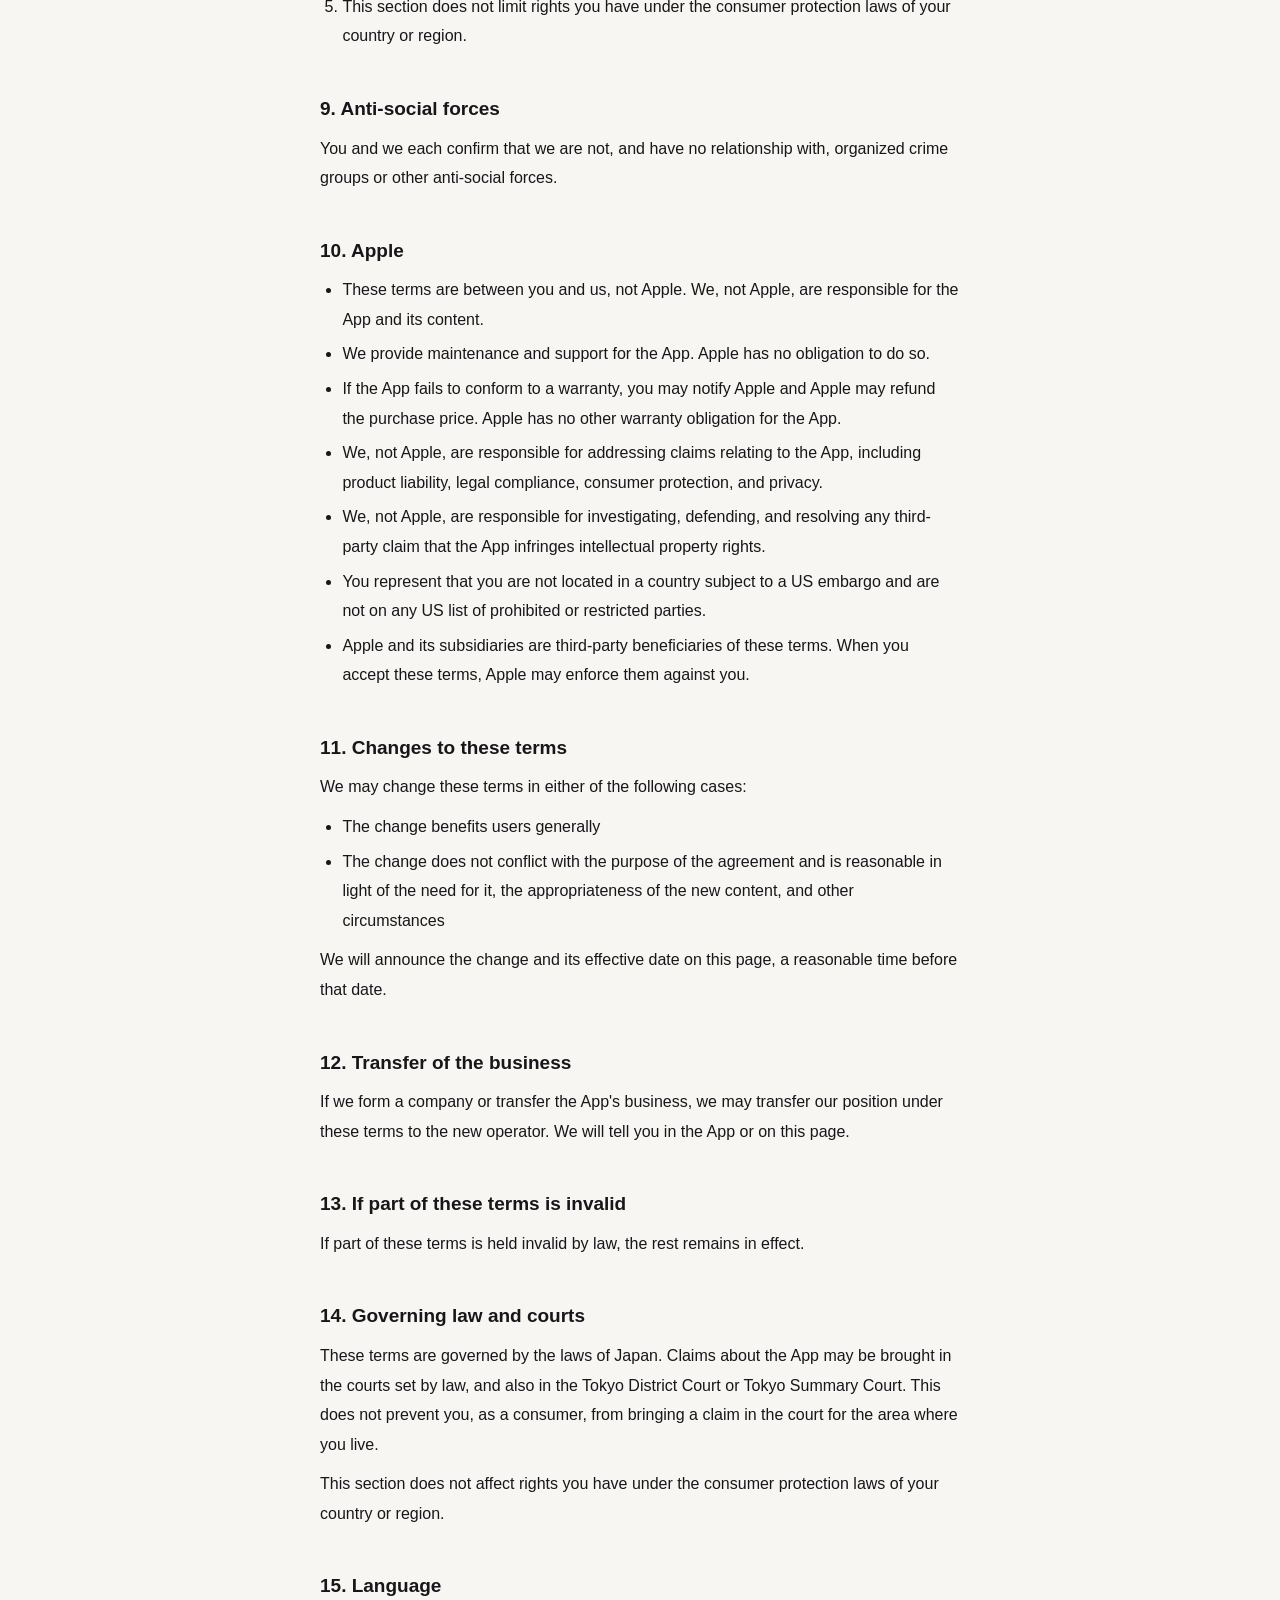
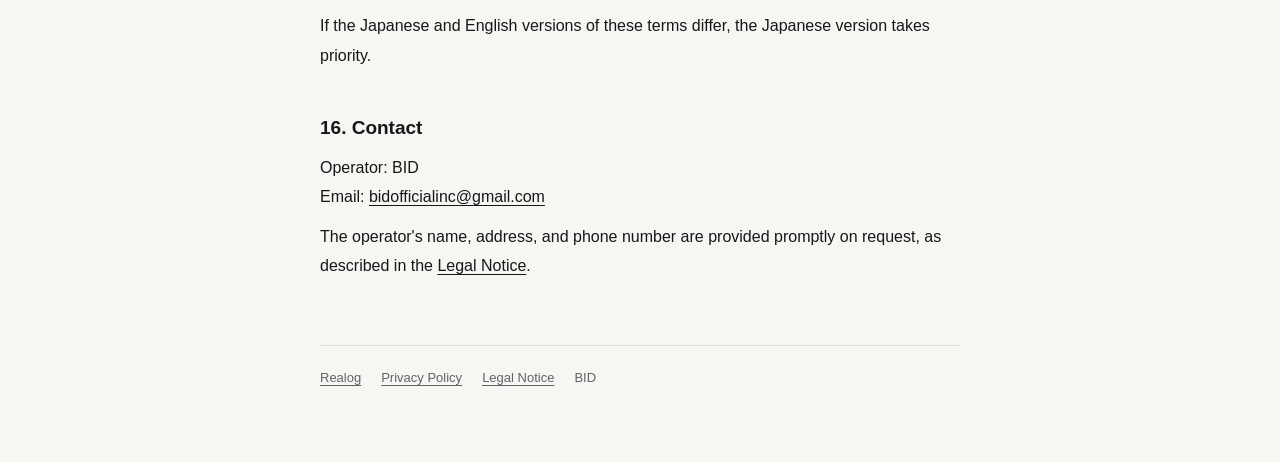
<file: realog/terms/index.html>
<!doctype html>
<html lang="ja" data-title-ja="利用規約 | Realog" data-title-en="Terms of Use | Realog">
<head>
<meta charset="utf-8">
<meta name="viewport" content="width=device-width, initial-scale=1">
<title>Terms of Use | Realog</title>
<meta name="description" content="Realog terms of use.">
<link rel="stylesheet" href="../../assets/site.css">
<script src="../../assets/lang.js"></script>
</head>
<body>
<div class="page">
  <header class="top">
    <a class="wordmark" href="../">
      <svg viewBox="0 0 20 20" aria-hidden="true"><circle cx="10" cy="10" r="8.4" fill="none" stroke="currentColor" stroke-width="1.5"/><circle cx="10" cy="10" r="3.6" fill="currentColor"/></svg>
      Realog
    </a>
    <div class="lang">
      <button type="button" data-set="ja" aria-pressed="false">日本語</button>
      <button type="button" data-set="en" aria-pressed="false">English</button>
    </div>
  </header>

  <main>
    <article data-l="ja" lang="ja">
      <h1>利用規約</h1>
      <p class="date">制定日：2026年10月31日／改定日：2026年11月2日</p>

      <p>この規約は、iPhone アプリ Realog（以下「本アプリ」）を使うときの条件を定めるものです。本アプリは BID（以下「私たち」）が提供します。</p>
      <p>この規約は定型約款として、本アプリの利用契約の内容になります。本アプリをダウンロードまたは使う前に、内容をご確認ください。本アプリの使用許諾には、App Store の標準使用許諾契約も適用されます。この規約は、それに加えて Realog Pro などの条件を定めるものです。</p>
      <p>未成年の方は、本アプリの利用と Realog Pro の購入について、保護者の同意を得てください。</p>

      <h2>1. 本アプリの利用</h2>
      <p>私たちは、あなたが所有または管理する Apple の端末で、App Store のルールに従って本アプリを個人で使う権利を与えます。この権利は、ほかの人に譲ることはできません。ただし、App Store のファミリー共有などのルールで認められる場合を除きます。</p>
      <p>本アプリを使うための通信料は、あなたの負担です。通信事業者などとの契約は、あなたが守ってください。</p>

      <h2>2. Realog Pro（サブスクリプション）</h2>
      <ol>
        <li><strong>プランと料金：</strong>Realog Pro には年額と月額のプランがあります。料金は、購入画面と App Store に表示された金額です。</li>
        <li><strong>無料体験：</strong>年額プランには、対象の方に1週間の無料体験があります。無料体験が終わる24時間前までに解約しなければ、無料体験の終了時に年額の料金が自動で請求され、有料の契約に移ります。無料体験を使えるかどうかは、購入画面に表示されます。</li>
        <li><strong>自動更新：</strong>サブスクリプションは、期間が終わる24時間前までに解約しない限り、同じ期間で自動で更新されます。更新の料金は、期間が終わる前の24時間以内に Apple アカウントに請求されます。</li>
        <li><strong>解約：</strong>iPhone の「設定」の Apple アカウントにある「サブスクリプション」から解約できます。解約しても、支払い済みの期間の終わりまでは使えます。アプリを削除しただけでは解約になりません。</li>
        <li><strong>返金：</strong>支払いは Apple が処理します。返金は Apple の規定に従い、Apple に申し込んでください。期間の途中で解約しても、残りの期間の料金の日割り返金はありません。ただし、法令で返金が必要な場合と、第7章の場合を除きます。</li>
        <li><strong>復元：</strong>同じ Apple アカウントで購入している場合は、「購入を復元」で Realog Pro を使えるようにできます。</li>
        <li><strong>料金や内容の変更：</strong>料金を変更するときは、App Store の手続きに従ってお知らせします。Realog Pro の主な機能を減らすときは、事前に本アプリまたはこのページでお知らせします。変更に同意できないときは、更新の前に解約できます。</li>
      </ol>

      <h2>3. 写真とスタンプ</h2>
      <p>あなたの写真の権利は、あなたに残ります。本アプリが写真を私たちに送ることはなく、私たちが写真を使う権利を受け取ることもありません。</p>
      <p>本アプリで作った写真の保存と共有は、あなたの責任で行ってください。他人が写った写真や、他人の作品が写った写真を公開するときは、その人の権利（肖像権、著作権、プライバシーなど）に注意してください。スタンプの場所や日時から、ご自身や他人の居場所が分かることがあります。</p>
      <p>Realog Pro を使っていない場合、保存した写真には Realog のロゴが入ります。</p>

      <h2>4. 表示される情報</h2>
      <p>地名、地図、天気、気温、日の出と日の入りなどの時間の情報は、外部のサービスや計算をもとに自動で作られたもので、実際と異なることがあります。保存する前に確かめ、必要なら直してください。地図は写真の飾りとして描いたもので、移動や安全のための案内には使えません。</p>

      <h2>5. 禁止事項</h2>
      <ul>
        <li>法律に違反すること、犯罪に関わること</li>
        <li>他人の権利を侵害すること、他人に迷惑をかけること</li>
        <li>本アプリを改変すること、解析すること（法律で認められる場合を除きます）</li>
        <li>購入の確認やロゴの表示を、不正な方法で回避すること</li>
        <li>本アプリの運営を妨げること</li>
      </ul>
      <p>あなたがこの規約に違反して私たちに損害を与えたときは、法令に従って賠償を求めることがあります。</p>

      <h2>6. 権利</h2>
      <p>本アプリのプログラム、デザイン、ロゴ、文章の権利は、私たちまたは正当な権利者にあります。地図のデータ、天気のデータ、見本の写真などの出典は、本アプリの設定の「データの出典」に記載しています。</p>

      <h2>7. 本アプリの変更と終了</h2>
      <ol>
        <li>私たちは、改善や不具合の修正などのために、本アプリの内容を変更することがあります。</li>
        <li>保守、障害、災害などやむを得ない理由があるときは、本アプリの全部または一部を一時的に止めることがあります。</li>
        <li>本アプリの提供を終了するときは、原則として30日前までに、本アプリまたはこのページでお知らせします。</li>
        <li>提供の終了によって、支払い済みの Realog Pro の期間が使えなくなるときは、残りの期間について、Apple の手続きを通じた返金など、適切に対応します。</li>
      </ol>

      <h2>8. 責任の範囲</h2>
      <ol>
        <li>私たちは、本アプリが正しく動くよう努めます。ただし、すべての端末で動くことや、不具合がまったくないことまでは約束しません。</li>
        <li>ギャラリーのデータは iPhone の中に保存され、私たちのサーバーには残りません。アプリの削除や端末の故障などで失われることがあるので、大切な写真は写真アプリやバックアップにも保管してください。</li>
        <li>私たちの軽過失（故意と重大な過失を除く過失）によって、あなたに損害を与えたときの賠償は、通常生じる直接の損害に限ります。金額の上限は、損害が生じた時点から過去12か月にあなたが本アプリに支払った金額、または5,000円のうち、高い方の金額です。</li>
        <li>前の項は、私たちの故意または重大な過失による損害と、生命または身体の損害には適用しません。</li>
        <li>この章は、お住まいの国や地域の消費者保護の法律で、あなたに認められた権利を制限するものではありません。</li>
      </ol>

      <h2>9. 反社会的勢力の排除</h2>
      <p>あなたと私たちは、暴力団などの反社会的勢力に当たらないこと、これらと関係を持たないことを確認します。</p>

      <h2>10. Apple に関する事項</h2>
      <ul>
        <li>この規約は、あなたと私たちの間のものであり、Apple との間のものではありません。本アプリとその内容の責任は、Apple ではなく私たちが負います。</li>
        <li>本アプリの保守とサポートは私たちが行います。Apple は、これらを提供する義務を負いません。</li>
        <li>本アプリが保証に適合しない場合は、Apple に連絡することで、購入の代金の返金を受けられることがあります。それ以外の保証について、Apple は義務を負いません。</li>
        <li>本アプリに関する請求（製造物責任、法令への適合、消費者保護、プライバシーなど）への対応は、Apple ではなく私たちが行います。</li>
        <li>本アプリが第三者の知的財産権を侵害するという請求の調査、防御、解決も、Apple ではなく私たちが行います。</li>
        <li>あなたは、米国の禁輸の対象となる国や地域に住んでおらず、米国の取引の禁止や制限の対象者の名簿に載っていないことを表明します。</li>
        <li>Apple と Apple の子会社は、この規約の第三者受益者です。あなたがこの規約に同意すると、Apple はあなたに対してこの規約を行使できます。</li>
      </ul>

      <h2>11. 規約の変更</h2>
      <p>私たちは、次のどちらかに当てはまるときに、この規約を変更することがあります。</p>
      <ul>
        <li>変更が、利用者全体の利益に合うとき</li>
        <li>変更が、契約の目的に反せず、変更の必要性、変更後の内容の相当性などに照らして合理的なとき</li>
      </ul>
      <p>変更するときは、変更の内容と効力が生じる日を、その日より前に、相当の期間を置いてこのページでお知らせします。</p>

      <h2>12. 事業の引き継ぎ</h2>
      <p>私たちが法人を設立するときや、本アプリの事業を譲渡するときは、この規約上の地位を引き継ぐ先に移すことがあります。その場合は、本アプリまたはこのページでお知らせします。</p>

      <h2>13. 一部が無効になった場合</h2>
      <p>この規約の一部が法令により無効になっても、ほかの部分は有効です。</p>

      <h2>14. 準拠法と裁判所</h2>
      <p>この規約には日本法を適用します。本アプリに関する訴えは、法律で定められた裁判所のほか、東京地方裁判所または東京簡易裁判所にも起こすことができます。消費者であるあなたが、お住まいの地域を管轄する裁判所に訴えを起こすことを妨げるものではありません。</p>
      <p>お住まいの国や地域の消費者保護の法律で認められた権利は、この章の影響を受けません。</p>

      <h2>15. 言語</h2>
      <p>この規約の日本語版と英語版の内容が異なるときは、日本語版を優先します。</p>

      <h2>16. お問い合わせ先</h2>
      <p>運営者：BID<br>メール：<a href="mailto:bidofficialinc@gmail.com">bidofficialinc@gmail.com</a></p>
      <p>運営者の氏名、住所、電話番号は、<a href="../legal/">特定商取引法に基づく表記</a>のとおり、ご請求があれば遅滞なくお知らせします。</p>
    </article>

    <article data-l="en" lang="en">
      <h1>Terms of Use</h1>
      <p class="date">Effective: October 31, 2026 / Updated: November 2, 2026</p>

      <p>These terms set out the conditions for using Realog (the "App"), an iPhone app provided by BID ("we" or "us").</p>
      <p>These terms form part of your agreement for using the App. Please review them before you download or use the App. The App Store's standard license agreement also applies to your license of the App. These terms add the conditions for Realog Pro and other matters.</p>
      <p>If you are a minor, please get a parent's or guardian's consent before using the App or buying Realog Pro.</p>

      <h2>1. Using the App</h2>
      <p>We grant you a personal, non-transferable right to use the App on Apple devices that you own or control, as permitted by the App Store's rules, except where those rules allow otherwise, such as Family Sharing.</p>
      <p>You are responsible for data charges and for following your agreements with your carrier or other third parties.</p>

      <h2>2. Realog Pro (subscription)</h2>
      <ol>
        <li><strong>Plans and prices:</strong> Realog Pro is available as a yearly plan and a monthly plan. Prices are shown on the purchase screen and in the App Store.</li>
        <li><strong>Free trial:</strong> The yearly plan includes a one-week free trial for eligible users. Unless you cancel at least 24 hours before the trial ends, you will be charged the yearly price automatically when it ends and your paid subscription will begin. The purchase screen shows whether you are eligible.</li>
        <li><strong>Automatic renewal:</strong> Subscriptions renew automatically for the same period unless canceled at least 24 hours before the end of the current period. Your Apple Account is charged for renewal within the 24 hours before the period ends.</li>
        <li><strong>Canceling:</strong> You can cancel in the iPhone Settings app, under Subscriptions in your Apple Account. You can keep using Realog Pro until the end of the period you paid for. Deleting the App does not cancel your subscription.</li>
        <li><strong>Refunds:</strong> Apple processes all payments, so refunds are handled under Apple's rules. Please request them from Apple. We do not give prorated refunds for canceling partway through a period, except where the law requires one or as described in Section 7.</li>
        <li><strong>Restoring:</strong> If you purchased with the same Apple Account, you can get Realog Pro back with "Restore Purchases".</li>
        <li><strong>Changes to prices or features:</strong> We will notify you of price changes through the App Store's process. If we reduce the main features of Realog Pro, we will tell you in advance in the App or on this page. If you do not agree, you can cancel before your next renewal.</li>
      </ol>

      <h2>3. Photos and stamps</h2>
      <p>You keep all rights to your photos. The App does not send your photos to us, and we receive no rights to use them.</p>
      <p>You are responsible for saving and sharing the photos you make with the App. When you publish photos that show other people or their work, please respect their rights, including portrait rights, copyright, and privacy. The place and date on a stamp can reveal where you or others are.</p>
      <p>If you don't have Realog Pro, saved photos include the Realog logo.</p>

      <h2>4. Information shown in the App</h2>
      <p>Place names, maps, weather, temperature, and time information such as sunrise and sunset are generated automatically from outside services and calculations, and may differ from reality. Please check them before saving, and correct them if needed. Maps are decorative and must not be used for navigation or safety.</p>

      <h2>5. What you must not do</h2>
      <ul>
        <li>Break the law or take part in a crime</li>
        <li>Infringe the rights of others or harass them</li>
        <li>Modify or reverse engineer the App, except where the law allows it</li>
        <li>Bypass purchase verification or the logo by improper means</li>
        <li>Interfere with the operation of the App</li>
      </ul>
      <p>If you breach these terms and cause us damage, we may seek compensation as permitted by law.</p>

      <h2>6. Ownership</h2>
      <p>The rights to the App's software, design, logo, and text belong to us or their rightful owners. Sources for map data, weather data, and sample photos are listed under Data Sources in the App's settings.</p>

      <h2>7. Changes to the App and ending the service</h2>
      <ol>
        <li>We may change the App to improve it or fix problems.</li>
        <li>We may temporarily suspend all or part of the App for maintenance, outages, disasters, or other unavoidable reasons.</li>
        <li>If we end the App, we will generally tell you at least 30 days in advance in the App or on this page.</li>
        <li>If ending the App leaves part of a paid Realog Pro period unusable, we will respond appropriately for the remaining period, such as a refund through Apple's process.</li>
      </ol>

      <h2>8. Limits on liability</h2>
      <ol>
        <li>We work to keep the App running correctly. However, we do not promise that it will work on every device or be completely free of bugs.</li>
        <li>Gallery data is stored on your iPhone and is not kept on our servers. It can be lost if you delete the App or your device fails, so please also keep important photos in the Photos app or a backup.</li>
        <li>If we cause you damage through ordinary negligence (negligence other than intent or gross negligence), we are liable only for direct damage that would normally arise. The limit is the higher of 5,000 yen or the amount you paid for the App in the 12 months before the damage occurred.</li>
        <li>The previous item does not apply to damage caused by our intent or gross negligence, or to loss of life or bodily injury.</li>
        <li>This section does not limit rights you have under the consumer protection laws of your country or region.</li>
      </ol>

      <h2>9. Anti-social forces</h2>
      <p>You and we each confirm that we are not, and have no relationship with, organized crime groups or other anti-social forces.</p>

      <h2>10. Apple</h2>
      <ul>
        <li>These terms are between you and us, not Apple. We, not Apple, are responsible for the App and its content.</li>
        <li>We provide maintenance and support for the App. Apple has no obligation to do so.</li>
        <li>If the App fails to conform to a warranty, you may notify Apple and Apple may refund the purchase price. Apple has no other warranty obligation for the App.</li>
        <li>We, not Apple, are responsible for addressing claims relating to the App, including product liability, legal compliance, consumer protection, and privacy.</li>
        <li>We, not Apple, are responsible for investigating, defending, and resolving any third-party claim that the App infringes intellectual property rights.</li>
        <li>You represent that you are not located in a country subject to a US embargo and are not on any US list of prohibited or restricted parties.</li>
        <li>Apple and its subsidiaries are third-party beneficiaries of these terms. When you accept these terms, Apple may enforce them against you.</li>
      </ul>

      <h2>11. Changes to these terms</h2>
      <p>We may change these terms in either of the following cases:</p>
      <ul>
        <li>The change benefits users generally</li>
        <li>The change does not conflict with the purpose of the agreement and is reasonable in light of the need for it, the appropriateness of the new content, and other circumstances</li>
      </ul>
      <p>We will announce the change and its effective date on this page, a reasonable time before that date.</p>

      <h2>12. Transfer of the business</h2>
      <p>If we form a company or transfer the App's business, we may transfer our position under these terms to the new operator. We will tell you in the App or on this page.</p>

      <h2>13. If part of these terms is invalid</h2>
      <p>If part of these terms is held invalid by law, the rest remains in effect.</p>

      <h2>14. Governing law and courts</h2>
      <p>These terms are governed by the laws of Japan. Claims about the App may be brought in the courts set by law, and also in the Tokyo District Court or Tokyo Summary Court. This does not prevent you, as a consumer, from bringing a claim in the court for the area where you live.</p>
      <p>This section does not affect rights you have under the consumer protection laws of your country or region.</p>

      <h2>15. Language</h2>
      <p>If the Japanese and English versions of these terms differ, the Japanese version takes priority.</p>

      <h2>16. Contact</h2>
      <p>Operator: BID<br>Email: <a href="mailto:bidofficialinc@gmail.com">bidofficialinc@gmail.com</a></p>
      <p>The operator's name, address, and phone number are provided promptly on request, as described in the <a href="../legal/">Legal Notice</a>.</p>
    </article>
  </main>

  <footer class="foot">
    <a href="../">Realog</a>
    <a href="../privacy/"><span data-l="ja">プライバシーポリシー</span><span data-l="en">Privacy Policy</span></a>
    <a href="../legal/"><span data-l="ja">特定商取引法に基づく表記</span><span data-l="en">Legal Notice</span></a>
    <span>BID</span>
  </footer>
</div>
</body>
</html>
</file>
<file: assets/site.css>
:root {
  color-scheme: light dark;
  --bg: #f7f6f3;
  --surface: #ffffff;
  --text: #17171a;
  --muted: #62626a;
  --line: #deddd8;
  --link: #17171a;
  --wordmark: "Didot", "Bodoni 72", "Bodoni MT", "Times New Roman", serif;
  --body: -apple-system, BlinkMacSystemFont, "Hiragino Sans", "Hiragino Kaku Gothic ProN",
    "Noto Sans JP", "Yu Gothic", "Helvetica Neue", Arial, sans-serif;
}

@media (prefers-color-scheme: dark) {
  :root {
    --bg: #0b0b0d;
    --surface: #151518;
    --text: #f3f2ef;
    --muted: #a0a0a8;
    --line: #2b2b30;
    --link: #f3f2ef;
  }
}

* { box-sizing: border-box; }

html { -webkit-text-size-adjust: 100%; }

body {
  margin: 0;
  background: var(--bg);
  color: var(--text);
  font-family: var(--body);
  font-size: 16px;
  line-height: 1.85;
  overflow-wrap: anywhere;
}

/* 言語の切り替え。スクリプトが動かないときは両方を出す */
html[data-lang="ja"] [data-l="en"],
html[data-lang="en"] [data-l="ja"] { display: none; }

.page {
  max-width: 680px;
  margin: 0 auto;
  padding: 0 20px 72px;
}

.top {
  display: flex;
  align-items: center;
  justify-content: space-between;
  gap: 16px;
  padding: 26px 0 22px;
}

.wordmark {
  display: inline-flex;
  align-items: center;
  gap: 8px;
  color: var(--text);
  text-decoration: none;
  font-family: var(--wordmark);
  font-size: 23px;
  line-height: 1;
}

.wordmark svg { width: 19px; height: 19px; flex: none; }

.lang { display: flex; gap: 4px; }

.lang button {
  min-height: 36px;
  padding: 0 12px;
  border: 1px solid transparent;
  border-radius: 999px;
  background: none;
  color: var(--muted);
  font: inherit;
  font-size: 13px;
  cursor: pointer;
}

.lang button[aria-pressed="true"] {
  border-color: var(--line);
  color: var(--text);
}

h1 {
  margin: 42px 0 6px;
  font-size: 30px;
  font-weight: 700;
  line-height: 1.35;
  letter-spacing: 0;
}

.date {
  margin: 0 0 30px;
  color: var(--muted);
  font-size: 13px;
}

h2 {
  margin: 44px 0 10px;
  font-size: 19px;
  font-weight: 700;
  line-height: 1.5;
  letter-spacing: 0;
}

h3 {
  margin: 24px 0 4px;
  font-size: 16px;
  font-weight: 700;
  letter-spacing: 0;
}

p { margin: 10px 0; }

ul, ol { margin: 10px 0; padding-left: 1.4em; }

li { margin: 5px 0; }

a { color: var(--link); text-underline-offset: 3px; }

.summary {
  margin: 26px 0 0;
  padding: 18px 20px;
  border: 1px solid var(--line);
  border-radius: 8px;
  background: var(--surface);
}

.summary p { margin: 0 0 6px; font-weight: 700; }

.summary ul { margin-bottom: 0; }

.foot {
  display: flex;
  flex-wrap: wrap;
  gap: 8px 20px;
  margin-top: 64px;
  padding-top: 20px;
  border-top: 1px solid var(--line);
  color: var(--muted);
  font-size: 13px;
}

.foot a { color: var(--muted); }

.hero { padding: 76px 0 10px; }

.hero h1 {
  margin: 0;
  font-family: var(--wordmark);
  font-size: 52px;
  font-weight: 400;
  line-height: 1.1;
}

.hero p { margin: 12px 0 0; color: var(--muted); }

.apps { margin: 36px 0 0; padding: 0; list-style: none; }

.apps a {
  display: block;
  padding: 16px 18px;
  border: 1px solid var(--line);
  border-radius: 8px;
  background: var(--surface);
  text-decoration: none;
}

.apps strong {
  display: block;
  font-family: var(--wordmark);
  font-size: 22px;
  font-weight: 400;
  line-height: 1.3;
}

.apps span { color: var(--muted); font-size: 14px; }

@media (max-width: 480px) {
  h1 { font-size: 26px; margin-top: 30px; }
  .hero { padding-top: 48px; }
  .hero h1 { font-size: 44px; }
}
</file>
